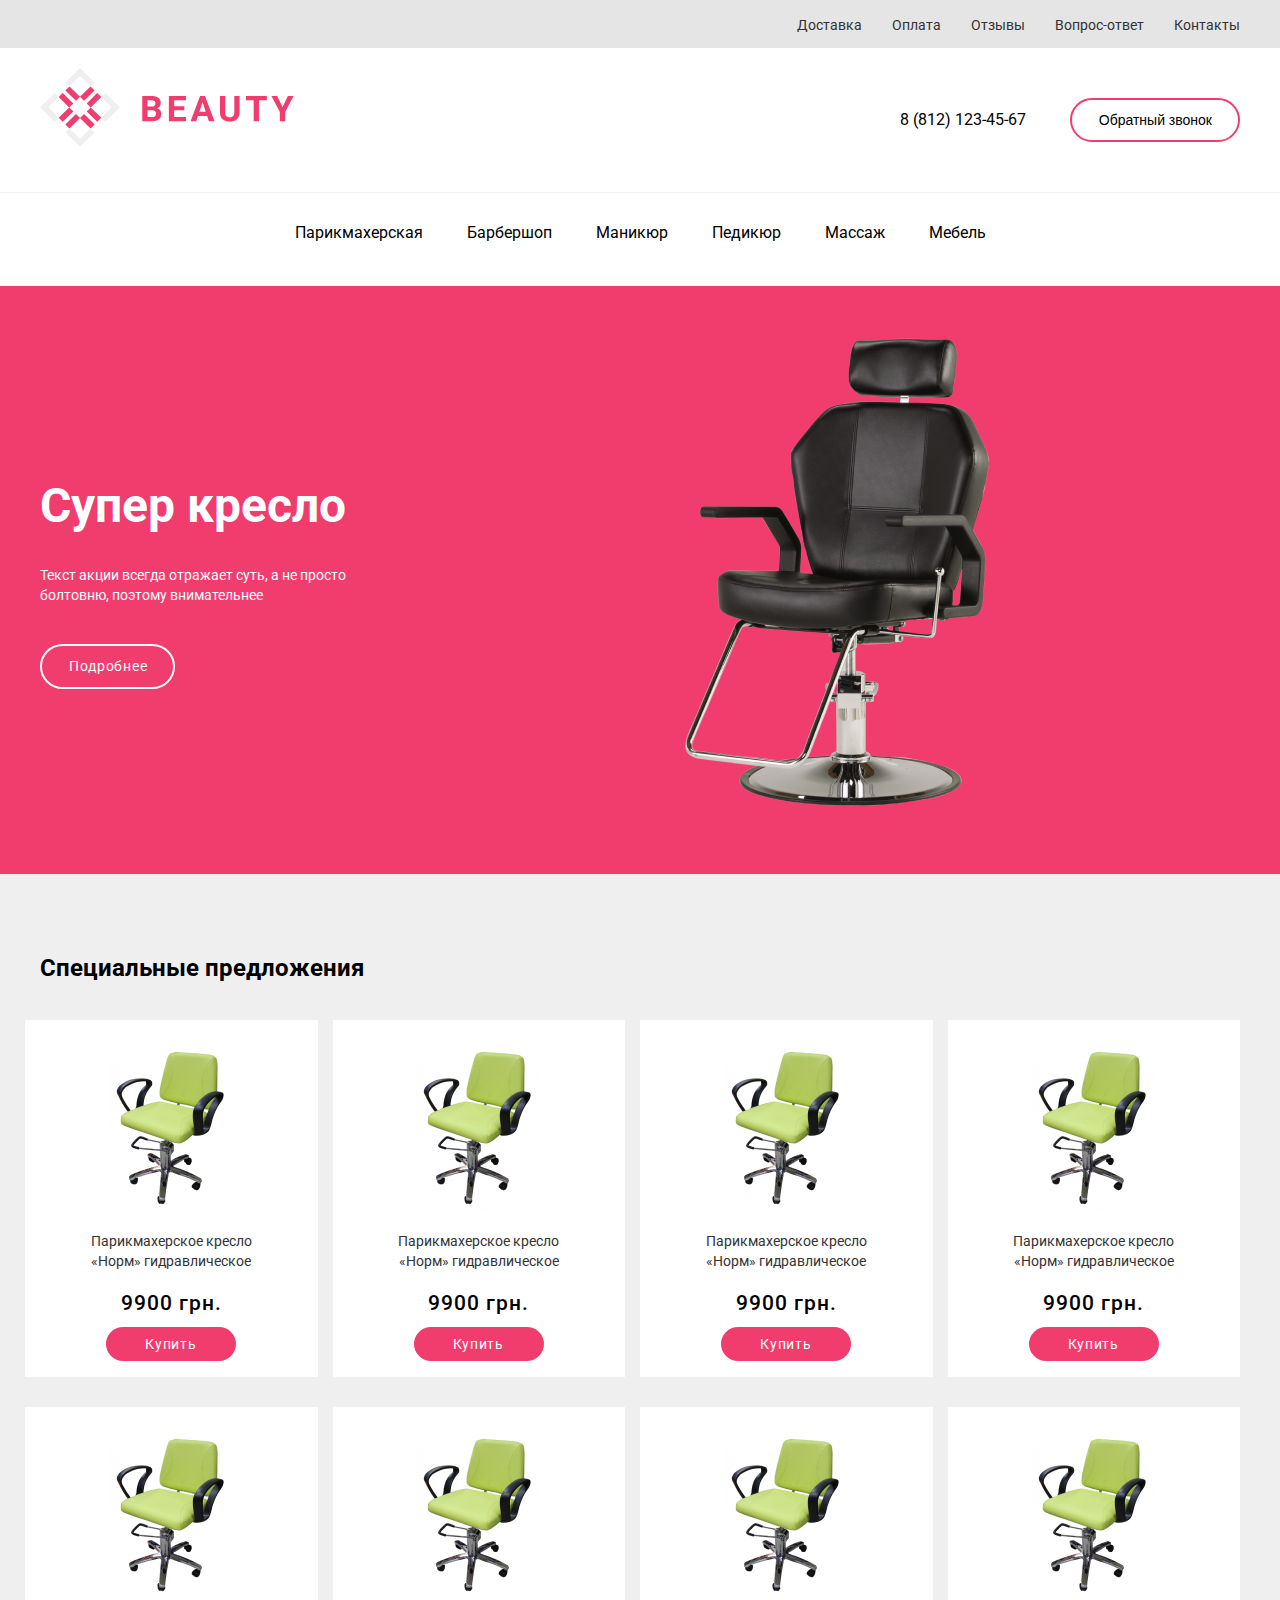
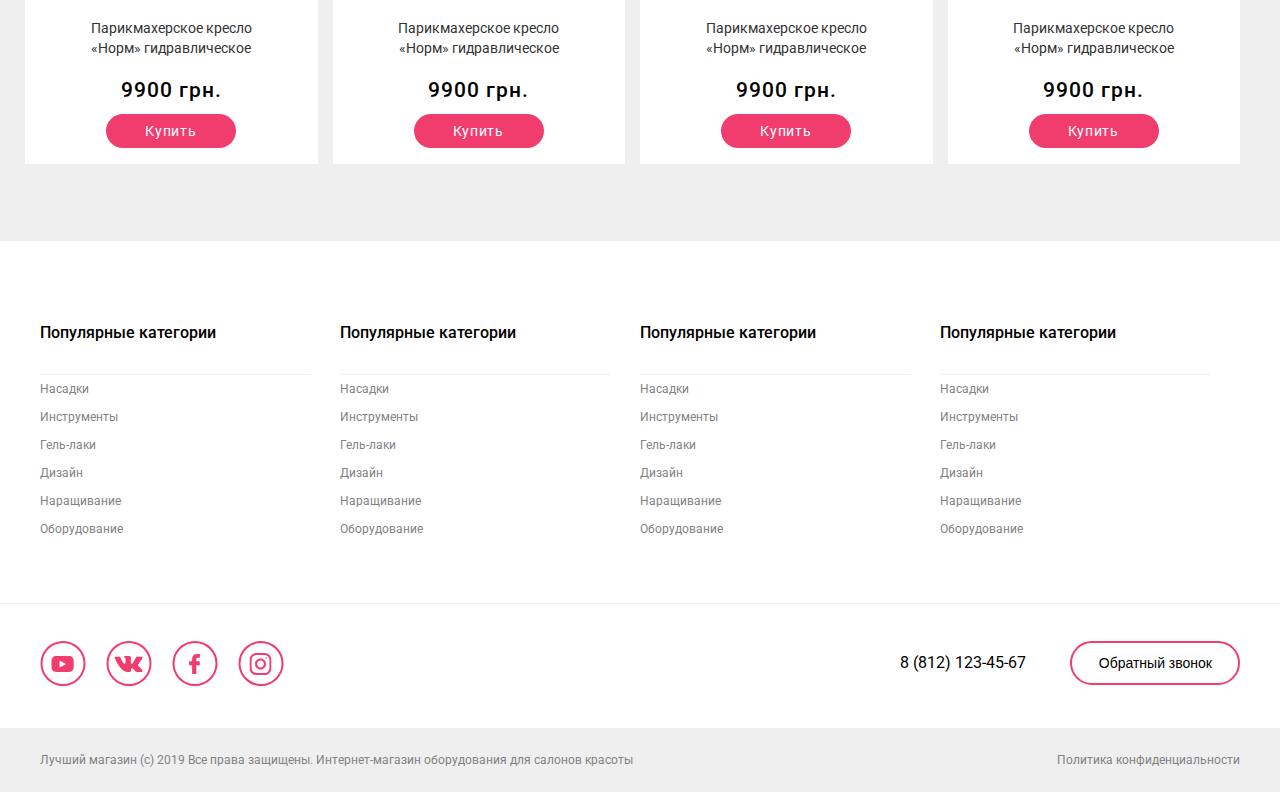
<file: Beauty/index.html>
<!DOCTYPE html>
<html lang="en">
<head>
    <meta charset="UTF-8">
    <meta http-equiv="X-UA-Compatible" content="IE=edge">
    <meta name="viewport" content="width=device-width, initial-scale=1.0">
    <link rel="stylesheet" href="css/style.css">
    <link rel="preconnect" href="https://fonts.googleapis.com">
    <link rel="preconnect" href="https://fonts.gstatic.com" crossorigin>
    <link href="https://fonts.googleapis.com/css2?family=Roboto:wght@400;700&display=swap" rel="stylesheet">
    <title>Document</title>
</head>
<body class="body">
    <header>
        <div class="section-1">
            <div class="container">
                <nav class="nav-top clearfix">
                    <a class="nav-item-1" href="#">Контакты</a>
                    <a class="nav-item-1" href="#">Вопрос-ответ</a>
                    <a class="nav-item-1" href="#">Отзывы</a>
                    <a class="nav-item-1" href="#">Оплата</a>
                    <a class="nav-item-1" href="#">Доставка</a>
                </nav>
            </div>
        </div>
        <div class="section-2">
            <div class="container clearfix">
                <div class="mainlogo">
                    <a class="logo" href="#">
                        <img src="img/main_logo.svg" width="254" height="79" alt="">
                    </a>
                </div>
                <div class="number">
                    <a class="tel" href="tel:88121234567">8 (812) 123-45-67</a>
                    <button class="callback" type="button">
                        Обратный звонок</button>
                </div>
            </div>
        </div>
    </header>
    <div class="container">
        <nav class="nav-menu">
            <a class="nav-item-2" href="#">Парикмахерская</a>
            <a class="nav-item-2" href="#">Барбершоп</a>
            <a class="nav-item-2" href="#">Маникюр</a>
            <a class="nav-item-2" href="#">Педикюр</a>
            <a class="nav-item-2" href="#">Массаж</a>
            <a class="nav-item-2" href="#">Мебель</a>
        </nav>
    </div>
    <main>
        <div class="section-3">
            <div class="container clearfix">
                <div class="red-1">
                    <h1 class="main-text">Супер кресло</h1>
                    <p  class="text-1">
                        Текст акции всегда отражает суть, а не просто <br>
                        болтовню, поэтому внимательнее
                    </p>
                    <a class="button" href="#">Подробнее</a>
                </div>
                <div class="red-2">
                    <img src="img/black-chair.png" alt="">
                </div>
            </div>
        </div>
        <div class="section-4">
            <div class="container">
                <h2 class="special">Специальные предложения</h2>
                <div class="father">
                    <div class="rezina">
                        <div class="inline-block">
                            <div class="image-green">
                                <a href="#">
                                    <img src="img/green_chair.jpg" alt="">
                                </a>
                            </div>
                            <div class="about-block">
                                <a class="about" href="#">
                                    Парикмахерское кресло <br> «Норм» гидравлическое
                                </a>
                            </div>
                                <p class="price">9900 грн.</p>
                                <a class="buy" href="#">Купить</a>
                        </div>
                    </div>
                    <div class="rezina">
                        <div class="inline-block">
                            <div class="image-green">
                                <a href="#">
                                    <img src="img/green_chair.jpg" alt="">
                                </a>
                            </div>
                            <div class="about-block">
                                <a class="about" href="#">
                                    Парикмахерское кресло <br> «Норм» гидравлическое
                                </a>
                            </div>
                                <p class="price">9900 грн.</p>
                                <a class="buy" href="#">Купить</a>
                        </div>
                    </div>
                    <div class="rezina">
                        <div class="inline-block">
                            <div class="image-green">
                                <a href="#">
                                    <img src="img/green_chair.jpg" alt="">
                                </a>
                            </div>
                            <div class="about-block">
                                <a class="about" href="#">
                                    Парикмахерское кресло <br> «Норм» гидравлическое
                                </a>
                            </div>
                                <p class="price">9900 грн.</p>
                                <a class="buy" href="#">Купить</a>
                        </div>
                    </div>
                    <div class="rezina">
                        <div class="inline-block">
                            <div class="image-green">
                                <a href="#">
                                    <img src="img/green_chair.jpg" alt="">
                                </a>
                            </div>
                            <div class="about-block">
                                <a class="about" href="#">
                                    Парикмахерское кресло <br> «Норм» гидравлическое
                                </a>
                            </div>
                                <p class="price">9900 грн.</p>
                                <a class="buy" href="#">Купить</a>
                        </div>
                    </div>
                    <div class="rezina">
                        <div class="inline-block">
                            <div class="image-green">
                                <a href="#">
                                    <img src="img/green_chair.jpg" alt="">
                                </a>
                            </div>
                            <div class="about-block">
                                <a class="about" href="#">
                                    Парикмахерское кресло <br> «Норм» гидравлическое
                                </a>
                            </div>
                                <p class="price">9900 грн.</p>
                                <a class="buy" href="#">Купить</a>
                        </div>
                    </div>
                    <div class="rezina">
                        <div class="inline-block">
                            <div class="image-green">
                                <a href="#">
                                    <img src="img/green_chair.jpg" alt="">
                                </a>
                            </div>
                            <div class="about-block">
                                <a class="about" href="#">
                                    Парикмахерское кресло <br> «Норм» гидравлическое
                                </a>
                            </div>
                                <p class="price">9900 грн.</p>
                                <a class="buy" href="#">Купить</a>
                        </div>
                    </div>
                    <div class="rezina">
                        <div class="inline-block">
                            <div class="image-green">
                                <a href="#">
                                    <img src="img/green_chair.jpg" alt="">
                                </a>
                            </div>
                            <div class="about-block">
                                <a class="about" href="#">
                                    Парикмахерское кресло <br> «Норм» гидравлическое
                                </a>
                            </div>
                                <p class="price">9900 грн.</p>
                                <a class="buy" href="#">Купить</a>
                        </div>
                    </div>
                    <div class="rezina">
                        <div class="inline-block">
                            <div class="image-green">
                                <a href="#">
                                    <img src="img/green_chair.jpg" alt="">
                                </a>
                            </div>
                            <div class="about-block">
                                <a class="about" href="#">
                                    Парикмахерское кресло <br> «Норм» гидравлическое
                                </a>
                            </div>
                                <p class="price">9900 грн.</p>
                                <a class="buy" href="#">Купить</a>
                        </div>
                    </div>                 
                </div>
            </div>
        </div>
    </main>
    <footer>
        <div class="section-5">
            <div class="container">
                <div class="father-2">
                    <div class="rezina-2">
                        <div class="menu-bottom">
                            <p class="head-menu">Популярные категории</p>
                            <a class="links" href="#">
                                <p class="top-link">Насадки</p>
                            </a>
                            <a class="links" href="#">
                                <p>Инструменты</p>
                            </a>
                            <a class="links" href="#">
                                <p>Гель-лаки</p> 
                            </a>
                            <a class="links" href="#">
                                <p>Дизайн</p> 
                            </a>
                            <a class="links" href="#">
                                <p>Наращивание</p> 
                            </a>
                            <a class="links" href="#">
                                <p>Оборудование</p> 
                            </a>
                        </div>
                    </div>
                    <div class="rezina-2">
                        <div class="menu-bottom">
                            <p class="head-menu">Популярные категории</p>
                            <a class="links" href="#">
                                <p class="top-link">Насадки</p>
                            </a>
                            <a class="links" href="#">
                                <p>Инструменты</p>
                            </a>
                            <a class="links" href="#">
                                <p>Гель-лаки</p> 
                            </a>
                            <a class="links" href="#">
                                <p>Дизайн</p> 
                            </a>
                            <a class="links" href="#">
                                <p>Наращивание</p> 
                            </a>
                            <a class="links" href="#">
                                <p>Оборудование</p> 
                            </a>
                        </div>
                    </div>
                    <div class="rezina-2">
                        <div class="menu-bottom">
                            <p class="head-menu">Популярные категории</p>
                            <a class="links" href="#">
                                <p class="top-link">Насадки</p>
                            </a>
                            <a class="links" href="#">
                                <p>Инструменты</p>
                            </a>
                            <a class="links" href="#">
                                <p>Гель-лаки</p> 
                            </a>
                            <a class="links" href="#">
                                <p>Дизайн</p> 
                            </a>
                            <a class="links" href="#">
                                <p>Наращивание</p> 
                            </a>
                            <a class="links" href="#">
                                <p>Оборудование</p> 
                            </a>
                        </div>
                    </div>
                    <div class="rezina-2">
                        <div class="menu-bottom">
                            <p class="head-menu">Популярные категории</p>
                            <a class="links" href="#">
                                <p class="top-link">Насадки</p>
                            </a>
                            <a class="links" href="#">
                                <p>Инструменты</p>
                            </a>
                            <a class="links" href="#">
                                <p>Гель-лаки</p> 
                            </a>
                            <a class="links" href="#">
                                <p>Дизайн</p> 
                            </a>
                            <a class="links" href="#">
                                <p>Наращивание</p> 
                            </a>
                            <a class="links" href="#">
                                <p>Оборудование</p> 
                            </a>
                        </div>
                    </div>              
                </div>
            </div>
        </div>
        <div class="section-6">
            <div class="container clearfix">
                <div class="youtube">
                    <a class="yt" href="#">
                        <svg width="46" height="45" viewBox="0 0 46 45" fill="none" xmlns="http://www.w3.org/2000/svg">
                            <mask id="path-1-inside-1_31380_1" fill="white">
                            <path d="M45.5 22.5C45.5 34.9264 35.4264 45 23 45C10.5736 45 0.5 34.9264 0.5 22.5C0.5 10.0736 10.5736 0 23 0C35.4264 0 45.5 10.0736 45.5 22.5Z"/>
                            </mask>
                            <circle cx="23" cy="22.5" r="21.5" fill="white" stroke="#F13C6E" stroke-width="2"/>
                            <path d="M29.0749 15H16.1069C13.5626 15 11.5 17.1025 11.5 19.696V26.304C11.5 28.8975 13.5626 31 16.1069 31H29.0749C31.6192 31 33.6818 28.8975 33.6818 26.304V19.696C33.6818 17.1025 31.6192 15 29.0749 15ZM25.9593 23.3215L19.8938 26.2704C19.7321 26.3489 19.5454 26.2288 19.5454 26.0463V19.9643C19.5454 19.7792 19.737 19.6592 19.899 19.7429L25.9646 22.8761C26.1449 22.9692 26.1418 23.2328 25.9593 23.3215Z" fill="#F13C6E"/>
                        </svg>
                    </a>
                </div>
                <div class="vk">
                    <a class="vkontakte" href="#"> 
                        <svg width="46" height="45" viewBox="0 0 46 45" fill="none" xmlns="http://www.w3.org/2000/svg">
                            <circle cx="23" cy="22.5" r="21.5" fill="white" stroke="#F13C6E" stroke-width="2"/>
                            <path d="M36.3947 29.4498C36.3607 29.3766 36.3291 29.3159 36.2997 29.2672C35.8131 28.3909 34.8833 27.3154 33.5109 26.0402L33.4819 26.011L33.4674 25.9966L33.4527 25.982H33.4379C32.8151 25.3882 32.4206 24.9889 32.2554 24.7845C31.9532 24.3951 31.8855 24.001 32.0507 23.6016C32.1674 23.2999 32.6057 22.6627 33.3648 21.6891C33.764 21.1732 34.0802 20.7596 34.3137 20.4481C35.9978 18.2092 36.728 16.7784 36.504 16.1554L36.417 16.0098C36.3585 15.9221 36.2077 15.842 35.9646 15.7688C35.721 15.6959 35.4096 15.6838 35.0299 15.7324L30.8249 15.7615C30.7567 15.7373 30.6595 15.7396 30.5328 15.7688C30.4062 15.7981 30.3429 15.8128 30.3429 15.8128L30.2697 15.8493L30.2116 15.8933C30.1629 15.9223 30.1094 15.9734 30.0509 16.0464C29.9928 16.1192 29.9441 16.2046 29.9053 16.3019C29.4474 17.4797 28.9269 18.5748 28.3428 19.5871C27.9826 20.1907 27.6518 20.7138 27.3497 21.1567C27.048 21.5995 26.7949 21.9257 26.5907 22.1349C26.3861 22.3442 26.2015 22.5119 26.0357 22.6385C25.8702 22.7653 25.7438 22.8188 25.6563 22.7992C25.5686 22.7796 25.486 22.7602 25.4078 22.7408C25.2716 22.6531 25.1621 22.5339 25.0795 22.383C24.9965 22.2322 24.9407 22.0423 24.9115 21.8135C24.8824 21.5846 24.8652 21.3877 24.8603 21.2222C24.8558 21.0569 24.8579 20.823 24.8678 20.5213C24.8779 20.2194 24.8824 20.0151 24.8824 19.908C24.8824 19.5381 24.8896 19.1366 24.9041 18.7034C24.9188 18.2703 24.9308 17.9271 24.9407 17.6742C24.9507 17.4211 24.9553 17.1534 24.9553 16.8711C24.9553 16.5888 24.9381 16.3674 24.9041 16.2067C24.8706 16.0462 24.8191 15.8904 24.7512 15.7394C24.6829 15.5886 24.583 15.4719 24.4519 15.389C24.3205 15.3063 24.1572 15.2406 23.9628 15.1918C23.4468 15.0751 22.7898 15.0119 21.9915 15.0021C20.181 14.9826 19.0177 15.0996 18.5018 15.3526C18.2974 15.4596 18.1124 15.6057 17.9471 15.7905C17.7718 16.0047 17.7473 16.1216 17.8739 16.1409C18.458 16.2284 18.8715 16.4377 19.1149 16.7686L19.2026 16.944C19.2708 17.0705 19.3389 17.2945 19.4071 17.6157C19.4752 17.9368 19.5191 18.2921 19.5384 18.6813C19.587 19.392 19.587 20.0004 19.5384 20.5064C19.4897 21.0127 19.4437 21.4069 19.3997 21.6892C19.3558 21.9715 19.2902 22.2002 19.2026 22.3754C19.1149 22.5506 19.0565 22.6577 19.0273 22.6965C18.9981 22.7354 18.9737 22.7599 18.9544 22.7695C18.8279 22.818 18.6963 22.8427 18.5601 22.8427C18.4237 22.8427 18.2583 22.7745 18.0637 22.6381C17.8691 22.5018 17.6672 22.3145 17.4578 22.076C17.2485 21.8374 17.0125 21.504 16.7495 21.0758C16.4868 20.6475 16.2143 20.1414 15.932 19.5574L15.6984 19.1338C15.5524 18.8614 15.3529 18.4646 15.0998 17.9439C14.8466 17.4231 14.6228 16.9192 14.4282 16.4325C14.3504 16.2281 14.2335 16.0725 14.0778 15.9654L14.0047 15.9215C13.9561 15.8826 13.8781 15.8413 13.7712 15.7974C13.664 15.7534 13.5522 15.7219 13.4353 15.7025L9.43465 15.7316C9.02583 15.7316 8.74844 15.8242 8.60238 16.0092L8.54393 16.0967C8.51473 16.1454 8.5 16.2233 8.5 16.3304C8.5 16.4375 8.5292 16.5689 8.58765 16.7245C9.17168 18.0972 9.8068 19.4209 10.493 20.6961C11.1792 21.9712 11.7755 22.9984 12.2815 23.7766C12.7877 24.5554 13.3036 25.2905 13.8293 25.9814C14.3549 26.6726 14.7029 27.1155 14.8731 27.3101C15.0436 27.505 15.1775 27.6508 15.2748 27.7481L15.6399 28.0985C15.8735 28.3321 16.2166 28.612 16.6692 28.938C17.1219 29.2642 17.6232 29.5854 18.1731 29.902C18.7232 30.2181 19.3631 30.476 20.0933 30.6755C20.8233 30.8752 21.5338 30.9554 22.225 30.9167H23.9042C24.2447 30.8873 24.5027 30.7802 24.6781 30.5954L24.7362 30.5222C24.7752 30.4641 24.8118 30.3739 24.8456 30.2524C24.8797 30.1307 24.8967 29.9967 24.8967 29.8509C24.8867 29.4324 24.9186 29.0553 24.9914 28.7195C25.0642 28.3838 25.1471 28.1307 25.2399 27.9602C25.3326 27.7899 25.4373 27.6462 25.5537 27.5297C25.6704 27.413 25.7536 27.3423 25.8023 27.3179C25.8508 27.2934 25.8895 27.2768 25.9187 27.2668C26.1524 27.189 26.4273 27.2644 26.7439 27.4933C27.0604 27.7221 27.3571 28.0045 27.6347 28.3402C27.9122 28.6762 28.2455 29.0532 28.6348 29.4716C29.0243 29.8903 29.3649 30.2015 29.6568 30.4062L29.9487 30.5814C30.1437 30.6983 30.3968 30.8054 30.7083 30.9027C31.0193 31 31.2918 31.0243 31.5257 30.9757L35.2635 30.9174C35.6332 30.9174 35.9208 30.8562 36.1249 30.7347C36.3293 30.6131 36.4508 30.479 36.49 30.3332C36.529 30.1873 36.5311 30.0217 36.4974 29.8365C36.4628 29.6519 36.4286 29.5227 36.3947 29.4498Z" fill="#F13C6E"/>
                        </svg>
                            
                    </a>
                </div>
                <div class="facebook">
                    <a class="fb" href="#">
                        <svg width="46" height="45" viewBox="0 0 46 45" fill="none" xmlns="http://www.w3.org/2000/svg">
                            <circle cx="23" cy="22.5" r="21.5" fill="white" stroke="#F13C6E" stroke-width="2"/>
                            <path d="M27.4993 13.0042L24.9058 13C21.9921 13 20.1091 14.9319 20.1091 17.922V20.1914H17.5014C17.2761 20.1914 17.0936 20.3741 17.0936 20.5994V23.8875C17.0936 24.1128 17.2763 24.2953 17.5014 24.2953H20.1091V32.5922C20.1091 32.8175 20.2915 33 20.5169 33H23.9192C24.1445 33 24.327 32.8173 24.327 32.5922V24.2953H27.3759C27.6013 24.2953 27.7837 24.1128 27.7837 23.8875L27.785 20.5994C27.785 20.4912 27.7419 20.3876 27.6656 20.311C27.5892 20.2345 27.4852 20.1914 27.377 20.1914H24.327V18.2676C24.327 17.343 24.5473 16.8736 25.7518 16.8736L27.4989 16.873C27.724 16.873 27.9065 16.6903 27.9065 16.4651V13.412C27.9065 13.1871 27.7242 13.0046 27.4993 13.0042Z" fill="#F13C6E"/>
                        </svg>
                    </a>
                </div>
                <div class="instagram">
                    <a class="insta" href="#"> 
                        <svg width="46" height="45" viewBox="0 0 46 45" fill="none" xmlns="http://www.w3.org/2000/svg">
                            <circle cx="23" cy="22.5" r="21.5" fill="white" stroke="#F13C6E" stroke-width="2"/>
                            <g clip-path="url(#clip0_31380_2)">
                            <path d="M26.625 12H18.375C14.5786 12 11.5 15.0786 11.5 18.875V27.125C11.5 30.9214 14.5786 34 18.375 34H26.625C30.4214 34 33.5 30.9214 33.5 27.125V18.875C33.5 15.0786 30.4214 12 26.625 12ZM31.4375 27.125C31.4375 29.7787 29.2787 31.9375 26.625 31.9375H18.375C15.7213 31.9375 13.5625 29.7787 13.5625 27.125V18.875C13.5625 16.2213 15.7213 14.0625 18.375 14.0625H26.625C29.2787 14.0625 31.4375 16.2213 31.4375 18.875V27.125Z" fill="#F13C6E"/>
                            <path d="M22.5 17.5C19.4626 17.5 17 19.9626 17 23C17 26.0374 19.4626 28.5 22.5 28.5C25.5374 28.5 28 26.0374 28 23C28 19.9626 25.5374 17.5 22.5 17.5ZM22.5 26.4375C20.6052 26.4375 19.0625 24.8948 19.0625 23C19.0625 21.1039 20.6052 19.5625 22.5 19.5625C24.3948 19.5625 25.9375 21.1039 25.9375 23C25.9375 24.8948 24.3948 26.4375 22.5 26.4375Z" fill="#F13C6E"/>
                            <path d="M28.4125 17.8204C28.8173 17.8204 29.1454 17.4922 29.1454 17.0875C29.1454 16.6827 28.8173 16.3546 28.4125 16.3546C28.0077 16.3546 27.6796 16.6827 27.6796 17.0875C27.6796 17.4922 28.0077 17.8204 28.4125 17.8204Z" fill="#F13C6E"/>
                            </g>
                            <defs>
                            <clipPath id="clip0_31380_2">
                            <rect width="22" height="22" fill="white" transform="translate(11.5 12)"/>
                            </clipPath>
                            </defs>
                        </svg>
                    </a>
                </div>
                <div class="number-bottom">
                    <a class="tel-2" href="tel:88121234567">8 (812) 123-45-67</a>
                    <button class="callback-2" type="button">
                        Обратный звонок</button>
                </div>
            </div>
        </div>
        <div class="section-7">
            <div class="container clearfix">
                <div class="down-text">
                    <p class="copyright">
                        Лучший магазин (с) 2019 Все права защищены. Интернет-магазин оборудования для салонов красоты
                    </p>
                </div>
                <div class="down-text-2">
                    <a class="license" href="#">
                        Политика конфиденциальности
                    </a>
                </div>
            </div>
        </div>
    </footer>
</body>
</html>
</file>
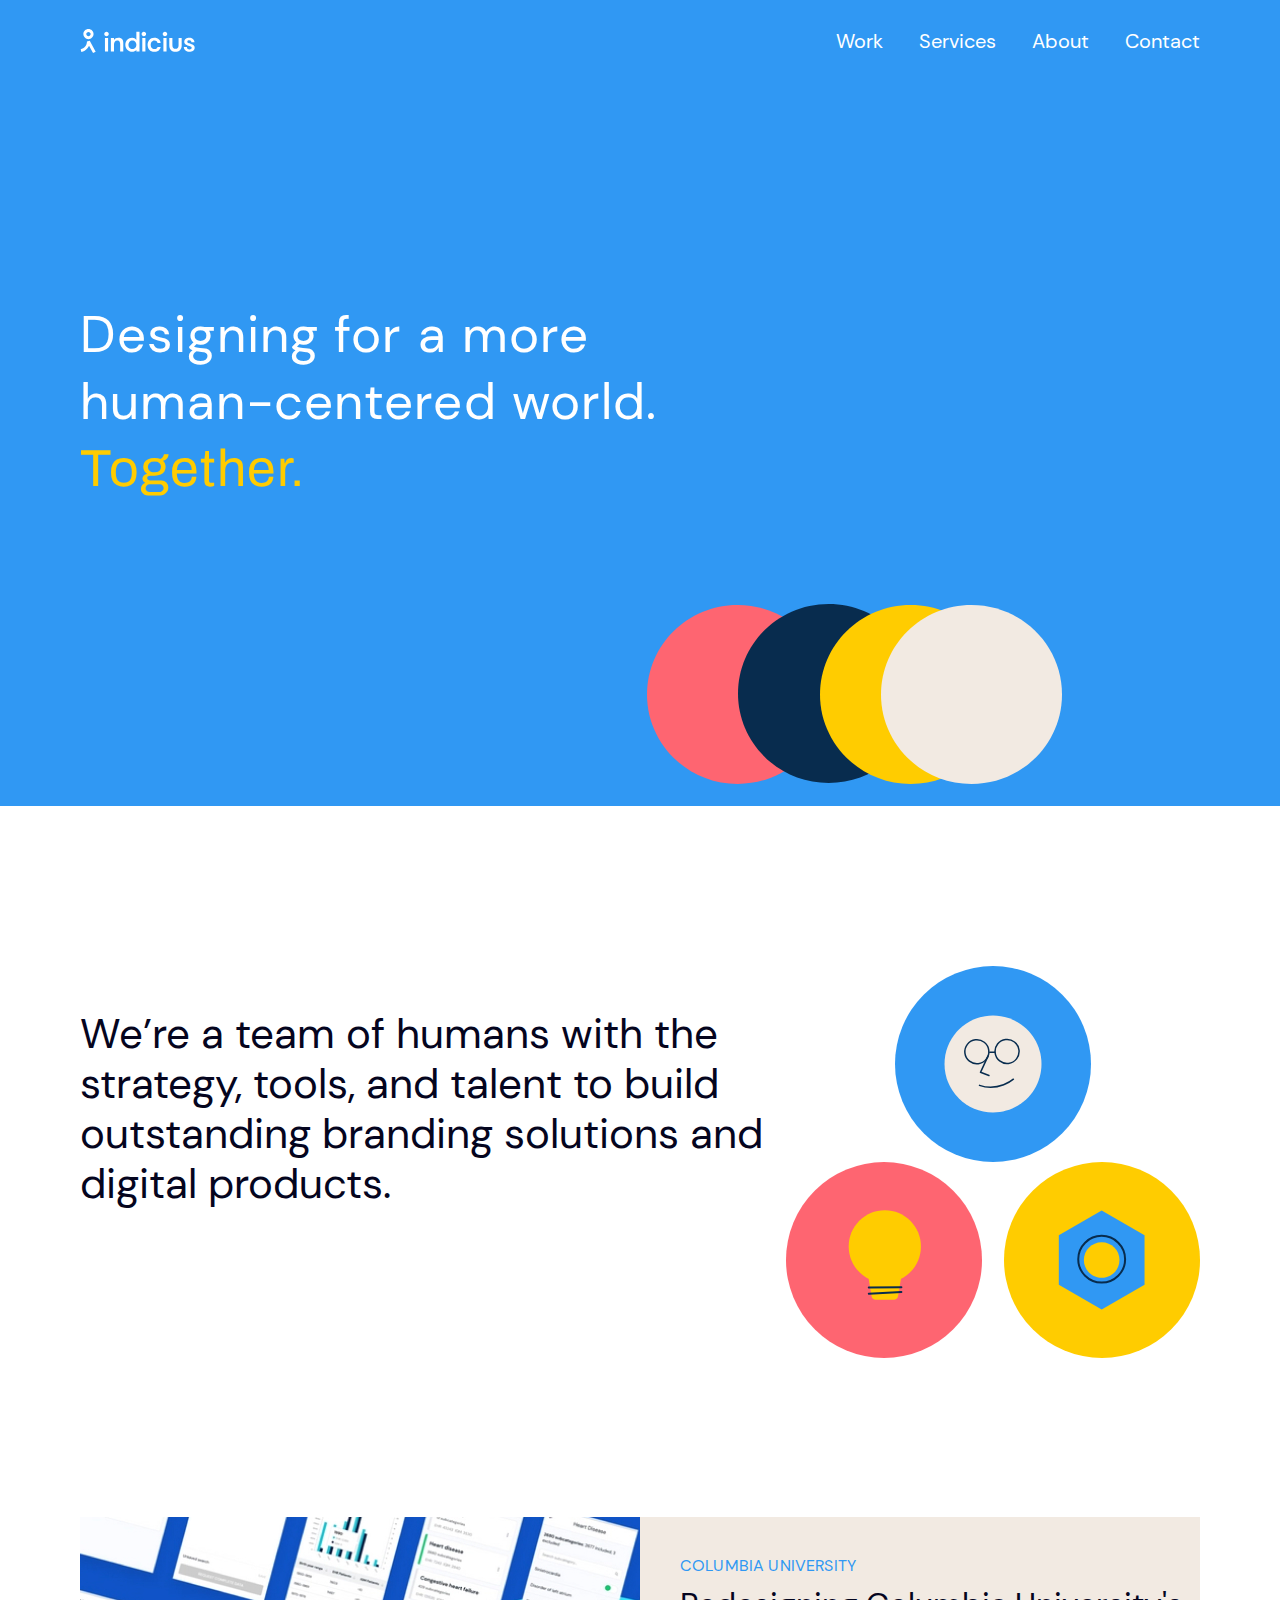
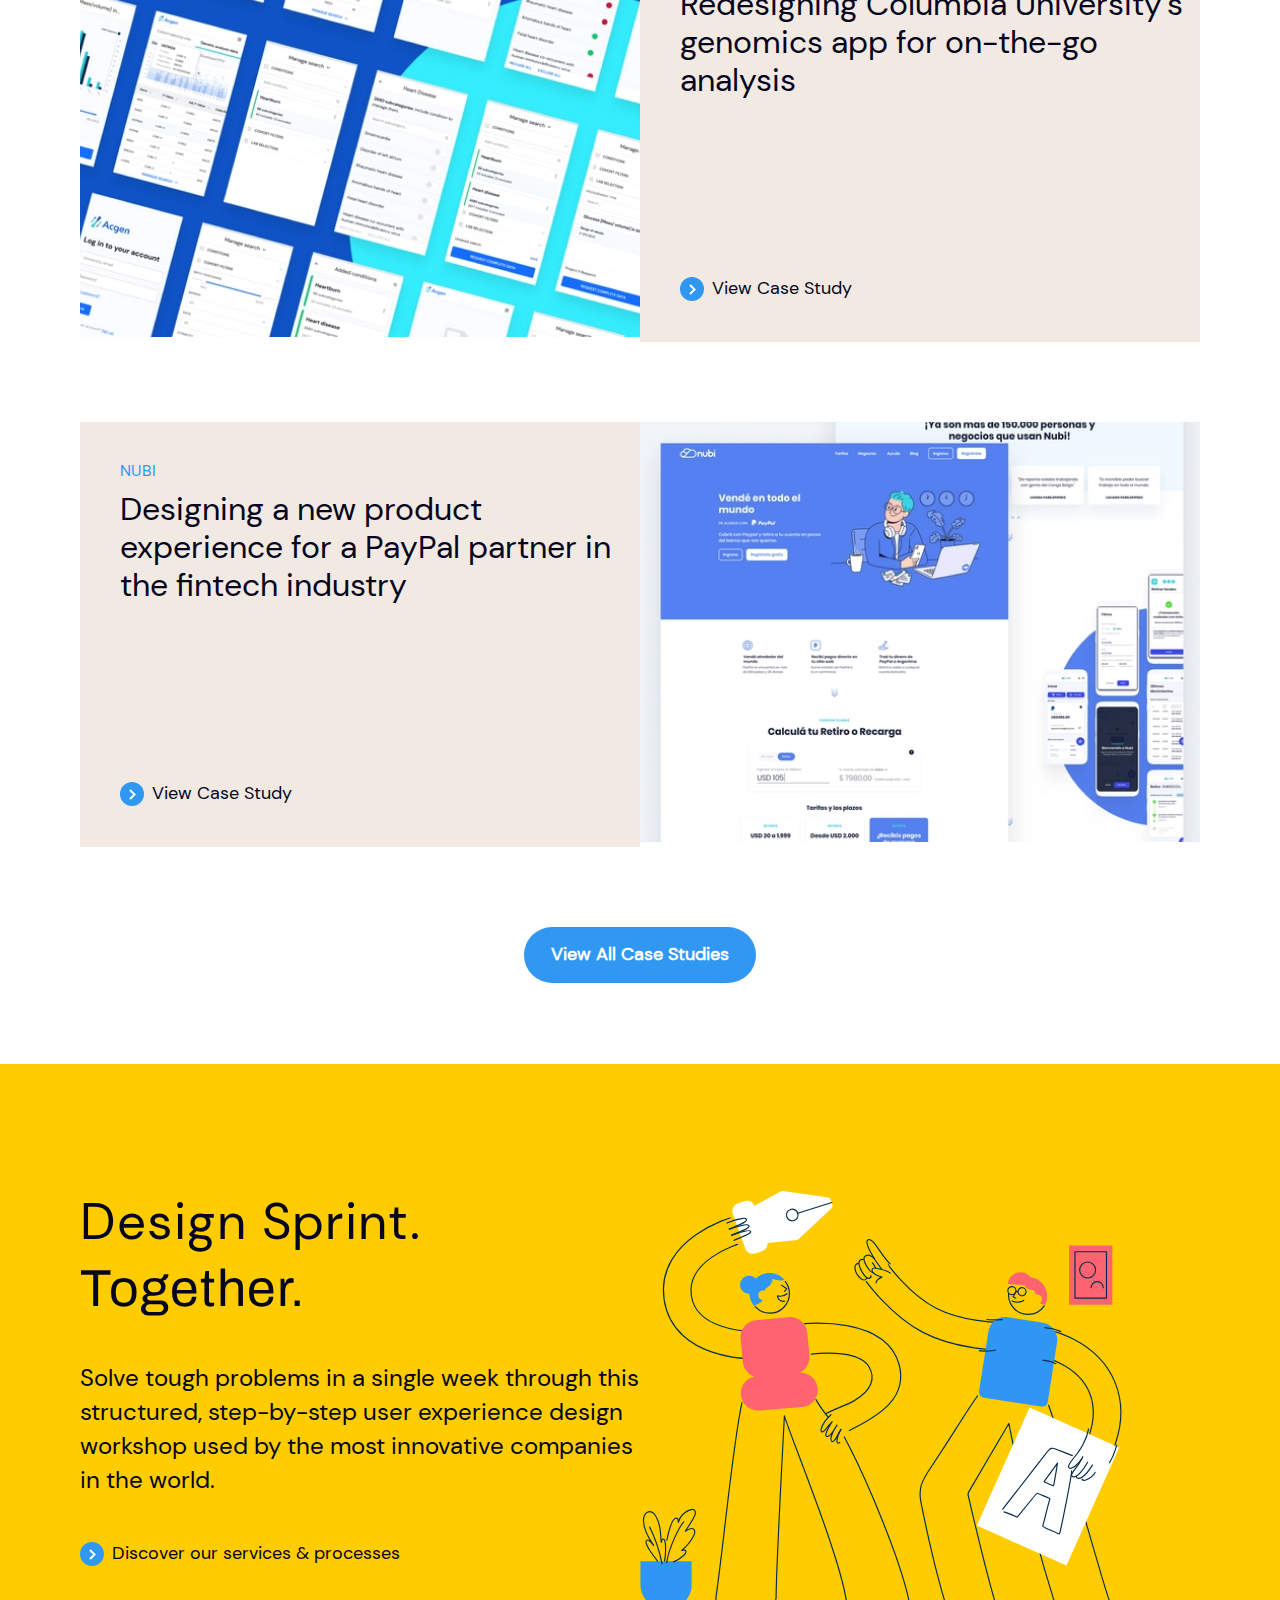
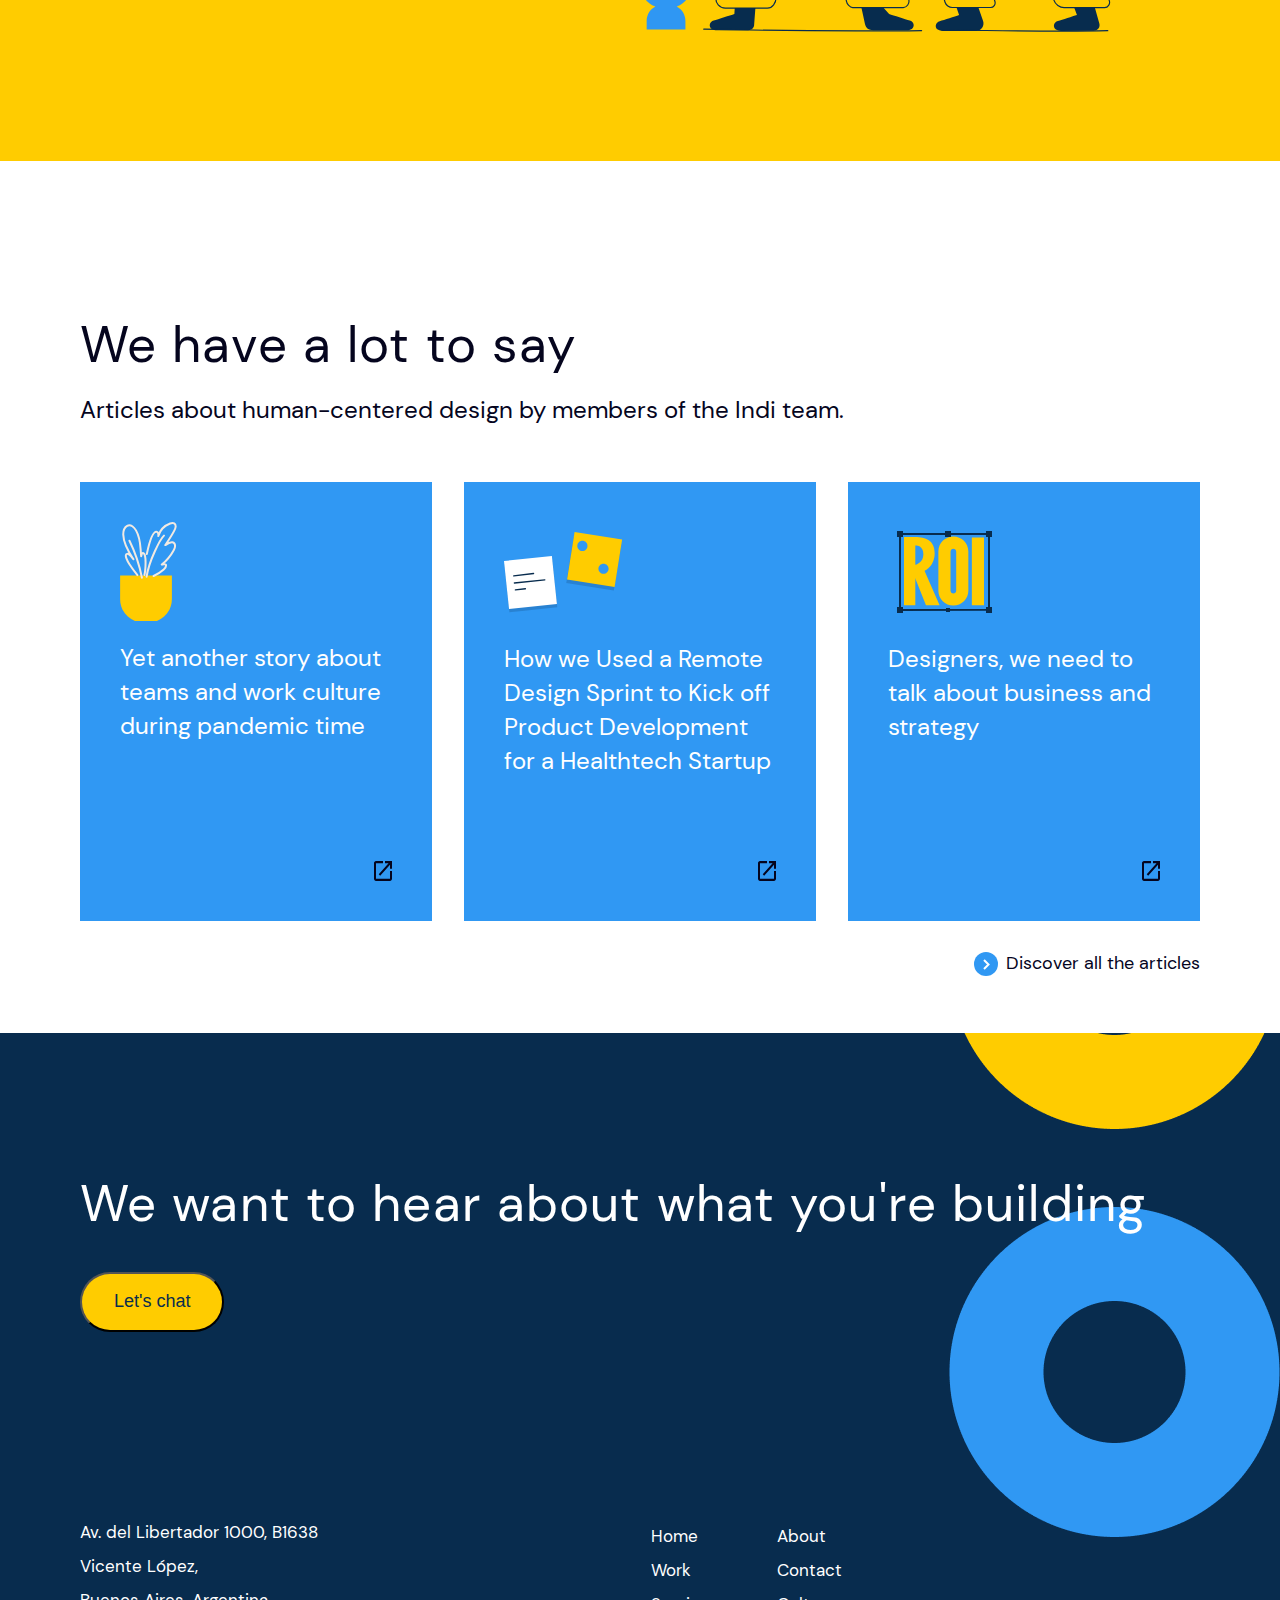
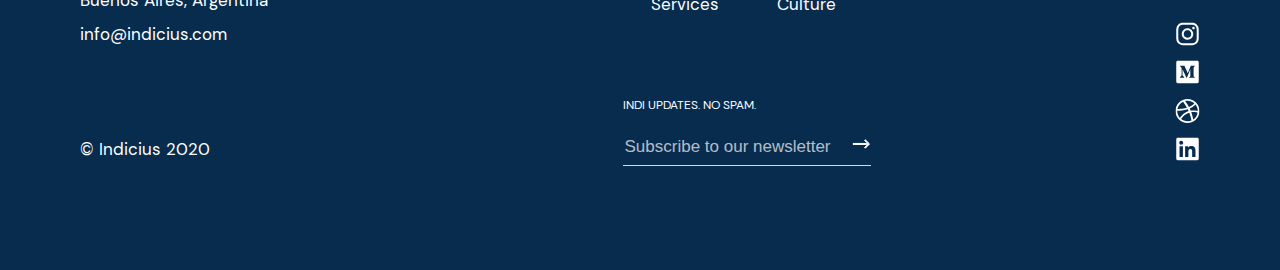
<file: Indicius/index.html>
<!DOCTYPE html>
<html lang="en">
<head>
    <meta charset="UTF-8">
    <meta http-equiv="X-UA-Compatible" content="IE=edge">
    <meta name="viewport" content="width=device-width, initial-scale=1.0">
    <link rel="stylesheet" href="css/style.css">
    <title>Flex</title>
</head>
<body class="body">
    <header class="header">
        <div class="container first-block">
            <a class="logo" href="#">
                <img src="img/logo.svg" width="115" height="24" alt="">
            </a>
            <nav class="main-menu">
                <a href="#">Work</a>
                <a href="#">Services</a>
                <a href="#">About</a>
                <a href="#">Contact</a>
            </nav>
        </div> 
    </header>
    <main>
        <section class="section-1">
            <div class="container">
                <h1 class="title-1">Designing for a more human-centered world.</h1>
                <h2 class="title-2">Together.</h2>
                <div class="circle-block">
                    <img src="img/four-circle.svg" width="415" height="180" alt="">
                </div>
            </div>
        </section>
        <div class="section-2 container">
            <div class="left-block">
                <p class="text-1">
                    We’re a team of humans with the strategy, tools, and talent to build outstanding branding solutions and digital products.
                </p>
            </div>
            <div class="right-block">
                <div class="blue"></div>
                <div class="two">
                    <div class="pink"></div>
                    <div class="yellow"></div>
                </div>
            </div>
        </div>
        <div class="section-3 container">
            <article class="section-3-block">
                <div class="wallpaper">
                    <img src="img/wallpaper-1.jpg" width="560" height="420" alt="">
                </div>
                <div class="information">
                    <a class="link-1" href="#">
                        Columbia university
                    </a>
                    <h2 class="title-info">
                        Redesigning Columbia University's genomics app for on-the-go analysis
                    </h2>
                    <a class="link-2" href="#">View Case Study</a>
                </div>
            </article>
            <article class="section-3-block">
                <div class="wallpaper">
                    <img src="img/wallpaper-2.jpg" width="560" height="420" alt="">
                </div>
                <div class="information">
                    <a class="link-1" href="#">
                        Nubi
                    </a>
                    <h2 class="title-info">
                        Designing a new product experience for a PayPal partner in the fintech industry
                    </h2>
                    <a class="link-2" href="#">View Case Study</a>
                </div>
            </article>
            <div class="link-3-block">
                <a class="link-3" href="#">View All Case Studies</a>
            </div>
        </div>
        <div class="section-4">
            <div class="yellow-block container">
                <div class="item-1">
                    <h2 class="item-1-title">Design Sprint.</h2>
                    <h2 class="item-1-title-2">Together.</h2>
                    <p class="item-1-text">
                        Solve tough problems in a single week through this structured, step-by-step user experience design workshop used by the most innovative companies in the world.
                   </p>
                   <a class="link-4" href="#">
                       Discover our services & processes
                   </a>
                </div>
                <div class="item-2">
                    <img src="img/people.svg" width="486" height="444" alt="">
                </div>
            </div>
        </div>
        <section class="section-5 container">
            <h2 class="section-5-title">We have a lot to say</h2>
            <p class="section-5-text">
                Articles about human-centered design by members of the Indi team.
            </p>
            <div class="blue-card">
                <div class="blue-card-item">
                    <div class="card">
                        <div class="plant">
                            <svg width="57" height="99" viewBox="0 0 57 99" fill="none" xmlns="http://www.w3.org/2000/svg">
                                <g clip-path="url(#clip0_1_689)">
                                <path d="M51.8776 77.2311V53.4182H0.117188V77.2311C0.117188 87.2325 6.38291 95.7371 15.1686 99.0709C9.92441 101.793 6.38289 107.303 6.38289 113.563V121.999H45.5437V113.563C45.5437 107.235 42.0023 101.793 36.7581 99.0709C45.6119 95.6691 51.8776 87.1645 51.8776 77.2311Z" fill="#FFCC00"/>
                                <path d="M9.44849 18.7158C15.2375 30.4181 19.4601 42.9369 21.9119 55.7278" stroke="#F2EAE2" stroke-width="2" stroke-miterlimit="10" stroke-linecap="round" stroke-linejoin="round"/>
                                <path d="M26.6099 54.6409C29.0617 38.244 40.3672 16.9485 43.9769 13.6147" stroke="#F2EAE2" stroke-width="2" stroke-miterlimit="10" stroke-linecap="round" stroke-linejoin="round"/>
                                <path d="M17.4155 53.0763C14.6232 49.6064 11.899 45.9324 9.44714 42.1904C7.81259 39.7411 3.79435 32.6652 6.99534 31.8488C8.9023 31.3725 11.6265 35.1146 13.4654 37.2917C8.35746 29.8077 3.45382 21.6433 3.24951 12.5944C3.1814 9.26061 4.203 5.58659 7.13156 3.88567C10.8093 1.77653 14.2827 5.3825 15.9853 8.37612C21.1614 17.357 20.0036 23.8885 21.1614 34.2301C21.4338 33.4136 21.57 30.8963 22.864 30.8963C27.0185 30.8963 25.3839 49.0621 24.4305 52.9402" stroke="#F2EAE2" stroke-width="2" stroke-miterlimit="10" stroke-linecap="round" stroke-linejoin="round"/>
                                <path d="M26.8152 32.0541C28.2454 25.2504 31.855 9.60191 36.4862 9.80602C38.4613 9.87405 38.5294 13.1398 38.3251 14.0243C40.0277 8.30921 44.5227 3.54662 50.1074 1.50551C51.4014 1.02925 52.9679 0.689085 54.1938 1.43749C55.2835 2.11786 55.7602 3.47861 55.624 4.77131C55.5559 6.06401 55.011 7.22063 54.3981 8.37726C52.1506 12.9357 48.1323 18.8549 45.34 23.0732C48.9496 20.5558 50.516 20.0115 52.4911 20.3517C54.0575 20.6239 55.011 22.2568 55.0791 23.8216C55.1472 25.3865 54.4662 26.8833 53.717 28.244C50.7204 33.755 46.7021 38.5856 41.7985 42.5318C43.2287 42.7359 44.9314 41.5112 45.8167 42.5998C46.0211 42.8719 46.0892 43.2802 46.0892 43.6203C46.0892 45.1852 44.9314 46.5459 43.7055 47.5665C40.7088 50.2199 37.3035 52.4651 33.6258 54.03" stroke="#F2EAE2" stroke-width="2" stroke-miterlimit="10" stroke-linecap="round" stroke-linejoin="round"/>
                                </g>
                                <defs>
                                <clipPath id="clip0_1_689">
                                <rect width="57" height="99" fill="white"/>
                                </clipPath>
                                </defs>
                            </svg>
                        </div>
                        <p class="card-text">
                            Yet another story about teams and work culture during pandemic time
                        </p>
                        <a class="card-link" href="#">
                            <svg width="18" height="20" viewBox="0 0 18 20" fill="none" xmlns="http://www.w3.org/2000/svg">
                                <path d="M16 17.7778H2V2.22222H9V0H2C0.89 0 0 1 0 2.22222V17.7778C0 19 0.89 20 2 20H16C17.1 20 18 19 18 17.7778V10H16V17.7778ZM11 0V2.22222H14.59L4.76 13.1444L6.17 14.7111L16 3.78889V7.77778H18V0H11Z" fill="#05051E"/>
                            </svg>
                        </a>
                    </div>
                </div>
                <div class="blue-card-item">
                    <div class="card">
                        <div class="cubs">
                            <svg width="120" height="100" viewBox="0 0 120 100" fill="none" xmlns="http://www.w3.org/2000/svg">
                                <path opacity="0.2" d="M48.2458 37.4492L0.370605 42.4799L5.40125 90.3551L53.2765 85.3245L48.2458 37.4492Z" fill="#082C4E"/>
                                <path d="M47.8752 34L0 39.0306L5.03064 86.9059L52.9059 81.8752L47.8752 34Z" fill="white"/>
                                <path d="M40.8148 57.8521L10.3848 61.0021" stroke="#082C4E" stroke-width="1.3824" stroke-miterlimit="10" stroke-linecap="round" stroke-linejoin="round"/>
                                <path d="M21.3848 66.7222L11.4048 67.9122" stroke="#082C4E" stroke-width="1.3824" stroke-miterlimit="10" stroke-linecap="round" stroke-linejoin="round"/>
                                <path d="M29.5546 51.5522L9.74463 53.8722" stroke="#082C4E" stroke-width="1.3824" stroke-miterlimit="10" stroke-linecap="round" stroke-linejoin="round"/>
                                <path opacity="0.2" d="M109.826 68.4802L62.2764 60.9502L69.8064 14.9102L117.356 22.4402L109.826 68.4802Z" fill="#082C4E"/>
                                <path d="M118.136 17.5301L70.5881 10.001L63.0591 57.5489L110.607 65.078L118.136 17.5301Z" fill="#FFCC00"/>
                                <path d="M78.3864 28.9598C81.192 28.9598 83.4664 26.6854 83.4664 23.8798C83.4664 21.0742 81.192 18.7998 78.3864 18.7998C75.5808 18.7998 73.3064 21.0742 73.3064 23.8798C73.3064 26.6854 75.5808 28.9598 78.3864 28.9598Z" fill="#3098F3"/>
                                <path d="M99.5063 51.8402C102.312 51.8402 104.586 49.5658 104.586 46.7602C104.586 43.9546 102.312 41.6802 99.5063 41.6802C96.7007 41.6802 94.4263 43.9546 94.4263 46.7602C94.4263 49.5658 96.7007 51.8402 99.5063 51.8402Z" fill="#3098F3"/>
                            </svg>
                        </div>
                        <p class="card-text">
                            How we Used a Remote Design Sprint to Kick off Product Development for a Healthtech Startup
                        </p>
                        <a class="card-link" href="#">
                            <svg width="18" height="20" viewBox="0 0 18 20" fill="none" xmlns="http://www.w3.org/2000/svg">
                                <path d="M16 17.7778H2V2.22222H9V0H2C0.89 0 0 1 0 2.22222V17.7778C0 19 0.89 20 2 20H16C17.1 20 18 19 18 17.7778V10H16V17.7778ZM11 0V2.22222H14.59L4.76 13.1444L6.17 14.7111L16 3.78889V7.77778H18V0H11Z" fill="#05051E"/>
                            </svg>
                        </a>
                    </div>
                </div>              
                <div class="blue-card-item">
                    <div class="card">
                        <div class="roi">
                            <svg width="120" height="100" viewBox="0 0 120 100" fill="none" xmlns="http://www.w3.org/2000/svg">
                                <path fill-rule="evenodd" clip-rule="evenodd" d="M50.3741 68.669C50.3741 76.8834 57.0971 83.5675 65.362 83.5675C73.6269 83.5675 80.3499 76.8834 80.3499 68.669V29.504C80.3499 21.2896 73.6269 14.6055 65.362 14.6055C57.0971 14.6055 50.3741 21.2896 50.3741 29.504V68.669ZM62.5268 29.504C62.5268 27.9505 63.8007 26.6882 65.362 26.6882C66.9233 26.6882 68.1972 27.9505 68.1972 29.504V68.669C68.1972 70.2225 66.9233 71.4848 65.362 71.4848C63.7968 71.4848 62.5268 70.2225 62.5268 68.669V29.504ZM36.5185 48.7407C36.5185 48.7407 46.6671 44.3675 46.6671 31.139C46.6671 18.2523 37.3768 15.0287 27.3137 15.0287L16 15.0909V83.1829H27.3137V55.8754L27.8303 57.7552L37.9672 83.3228H51.5879L36.5185 48.7407ZM35.3805 32.1916C35.3805 41.0235 27.3098 42.7907 27.3098 42.7907V23.4528C27.3098 23.4528 35.3805 22.7071 35.3805 32.1916ZM96 15.4444H83.8435V83.3268H96V15.4444Z" fill="#FFCC00"/>
                                <path d="M101 87.8318L12 88V12H101V87.8318Z" stroke="#082C4E" stroke-width="2" stroke-miterlimit="10" stroke-linecap="round" stroke-linejoin="round"/>
                                <path d="M14.999 84.9976L8.99878 85.004L9.00518 91.0043L15.0054 90.9978L14.999 84.9976Z" fill="#082C4E"/>
                                <path d="M103.999 85.0093L97.999 85.0157L98.0054 91.0157L104.005 91.0093L103.999 85.0093Z" fill="#082C4E"/>
                                <path d="M104.003 8.99365L97.9945 9.00006L98.0009 15.0089L104.01 15.0025L104.003 8.99365Z" fill="#082C4E"/>
                                <path d="M14.9999 8.99756L8.9978 9.00397L9.00421 15.0061L15.0063 14.9997L14.9999 8.99756Z" fill="#082C4E"/>
                                <path d="M62.999 8.99756L56.9988 9.00397L57.0052 15.0043L63.0054 14.9978L62.999 8.99756Z" fill="#082C4E"/>
                                <path d="M62 85.9995L58 86.0038L58.0043 90.0038L62.0043 89.9995L62 85.9995Z" fill="#082C4E"/>
                            </svg> 
                        </div>
                        <p class="card-text">
                            Designers, we need to talk about business and strategy
                        </p>
                        <a class="card-link" href="#">
                            <svg width="18" height="20" viewBox="0 0 18 20" fill="none" xmlns="http://www.w3.org/2000/svg">
                                <path d="M16 17.7778H2V2.22222H9V0H2C0.89 0 0 1 0 2.22222V17.7778C0 19 0.89 20 2 20H16C17.1 20 18 19 18 17.7778V10H16V17.7778ZM11 0V2.22222H14.59L4.76 13.1444L6.17 14.7111L16 3.78889V7.77778H18V0H11Z" fill="#05051E"/>
                            </svg>
                        </a>
                    </div>
                </div>
            </div>
            <a class="link-5" href="#">
                Discover all the articles
            </a>
        </section>
    </main>
    <footer class="footer">
        <div class="container">
            <h2 class="footer-title">We want to hear about what you're building
            </h2>
            <button type="button" class="button-1">
                Let's chat
            </button>
        </div>
        <div class="footer-flex container">
            <div class="footer-flex-item-1">
                <div class="adress">
                    <p>Av. del Libertador 1000, B1638</p> 
                    <p>Vicente López,</p>
                    <p>Buenos Aires, Argentina</p>  <p>info@indicius.com</p>
                </div>
                <div class="bottom-logo">
                    <p>© Indicius 2020</p>
                </div>
            </div>
            <div class="footer-flex-item-2">
                <div class="bottom-menu">
                    <div class="bm-1">
                        <a href="#">Home</a>
                        <a href="#">Work</a>
                        <a href="#">Services</a>
                    </div>
                    <div class="bm-2">
                        <a href="#">About</a>
                        <a href="#">Contact</a>
                        <a href="#">Culture</a>
                    </div>
                </div>
                <div class="bottom-form-text">
                    <p>Indi updates. No spam.</p>
                </div>
                <div class="input">
                    <form class="form" action="#" method="post">
                        <input class="email" type="email" value="Subscribe to our newsletter">
                        <input class="subscribe-button" type="submit" value="">
                    </form>
                </div> 
            </div>
            <div class="footer-flex-item-3">
                <a href="#">
                    <svg class="icon-logo" width="25" height="24" viewBox="0 0 25 24" fill="none" xmlns="http://www.w3.org/2000/svg">
                        <path d="M12.5 2.775C15.5 2.775 15.8593 2.78625 17.0458 2.84025C18.2897 2.79786 19.5018 3.23835 20.4282 4.0695C21.2594 4.99598 21.6999 6.20807 21.6575 7.452C21.7115 8.64075 21.725 9 21.725 12C21.725 15 21.7137 15.3593 21.6597 16.5458C21.7021 17.7897 21.2617 19.0018 20.4305 19.9282C19.5041 20.7595 18.292 21.1999 17.048 21.1575C15.8615 21.2115 15.506 21.2228 12.5023 21.2228C9.4985 21.2228 9.143 21.2115 7.9565 21.1575C6.71257 21.1999 5.50047 20.7594 4.574 19.9282C3.74278 19.0019 3.30228 17.7897 3.34475 16.5458C3.2885 15.3593 3.275 15.0037 3.275 12C3.275 8.99625 3.28625 8.64075 3.34025 7.45425C3.29786 6.21032 3.73835 4.99822 4.5695 4.07175C5.49654 3.24005 6.70955 2.79952 7.95425 2.8425C9.14075 2.7885 9.5 2.775 12.5 2.775ZM12.5 0.75C9.44525 0.75 9.062 0.76275 7.86125 0.8175C6.10935 0.786083 4.41427 1.43909 3.13625 2.63775C1.93739 3.91565 1.28434 5.61082 1.316 7.36275C1.26275 8.562 1.25 8.94525 1.25 12C1.25 15.0548 1.26275 15.438 1.3175 16.6388C1.28608 18.3907 1.93909 20.0858 3.13775 21.3638C4.41565 22.5626 6.11082 23.2157 7.86275 23.184C9.06275 23.2388 9.44675 23.2515 12.5015 23.2515C15.5563 23.2515 15.9395 23.2388 17.1403 23.184C18.8922 23.2154 20.5872 22.5624 21.8652 21.3638C23.0641 20.0858 23.7171 18.3907 23.6855 16.6388C23.7402 15.4387 23.753 15.0548 23.753 12C23.753 8.94525 23.7402 8.562 23.6855 7.36125C23.7169 5.60935 23.0639 3.91427 21.8652 2.63625C20.5873 1.43739 18.8922 0.784343 17.1403 0.816C15.938 0.76275 15.5548 0.75 12.5 0.75Z" fill="white"/>
                        <path d="M12.5 6.22559C11.3578 6.22559 10.2413 6.56429 9.29156 7.19885C8.34184 7.83345 7.60167 8.73533 7.16458 9.79058C6.72748 10.8458 6.61312 12.007 6.83594 13.1273C7.05877 14.2474 7.60879 15.2764 8.41646 16.0841C9.22406 16.8918 10.2531 17.4418 11.3733 17.6646C12.4935 17.8874 13.6548 17.7731 14.71 17.336C15.7652 16.8989 16.6671 16.1587 17.3017 15.209C17.9363 14.2593 18.275 13.1428 18.275 12.0006C18.275 10.4689 17.6665 9.00008 16.5835 7.91708C15.5005 6.83402 14.0316 6.22559 12.5 6.22559ZM12.5 15.7506C11.7583 15.7506 11.0333 15.5306 10.4166 15.1186C9.79991 14.7065 9.31924 14.1209 9.03544 13.4356C8.75164 12.7505 8.67731 11.9964 8.82206 11.269C8.96674 10.5416 9.32389 9.87338 9.84836 9.3489C10.3728 8.8245 11.0409 8.46735 11.7684 8.32268C12.4958 8.17793 13.2498 8.25218 13.935 8.53605C14.6202 8.81985 15.2059 9.30053 15.618 9.91718C16.03 10.5339 16.25 11.2589 16.25 12.0006C16.25 12.9952 15.8549 13.949 15.1516 14.6522C14.4483 15.3555 13.4946 15.7506 12.5 15.7506Z" fill="white"/>
                        <path d="M18.5053 7.34502C19.2508 7.34502 19.8553 6.7406 19.8553 5.99502C19.8553 5.24944 19.2508 4.64502 18.5053 4.64502C17.7597 4.64502 17.1553 5.24944 17.1553 5.99502C17.1553 6.7406 17.7597 7.34502 18.5053 7.34502Z" fill="white"/>
                    </svg>
                </a>
                <a href="#">
                    <svg class="icon-logo" width="25" height="24" viewBox="0 0 25 24" fill="none" xmlns="http://www.w3.org/2000/svg">
                        <path d="M22.25 0.75H2.75C2.35218 0.75 1.97065 0.908033 1.68934 1.18934C1.40803 1.47065 1.25 1.85218 1.25 2.25V21.75C1.25 22.1478 1.40803 22.5293 1.68934 22.8106C1.97065 23.092 2.35218 23.25 2.75 23.25H22.25C22.6478 23.25 23.0293 23.092 23.3106 22.8106C23.592 22.5293 23.75 22.1478 23.75 21.75V2.25C23.75 1.85218 23.592 1.47065 23.3106 1.18934C23.0293 0.908033 22.6478 0.75 22.25 0.75ZM19.9422 6.081L18.7355 7.2375C18.6843 7.2764 18.6448 7.32854 18.6211 7.3883C18.5975 7.44805 18.5906 7.51312 18.6012 7.5765V16.0778C18.5905 16.1411 18.5973 16.2062 18.621 16.266C18.6447 16.3258 18.6843 16.3779 18.7355 16.4167L19.9137 17.574V17.8275H13.9888V17.574L15.209 16.3875C15.3298 16.2675 15.3298 16.2323 15.3298 16.0485V9.17775L11.9352 17.8027H11.477L7.52225 9.17775V14.9528C7.50628 15.0726 7.5177 15.1946 7.55562 15.3094C7.59356 15.4242 7.65702 15.529 7.74125 15.6157L9.329 17.541V17.7952H4.829V17.541L6.41675 15.6157C6.50027 15.5289 6.56229 15.4237 6.59785 15.3085C6.63339 15.1934 6.64149 15.0716 6.6215 14.9528V8.27325C6.63041 8.18197 6.61774 8.08995 6.58453 8.00445C6.5513 7.91902 6.49846 7.84253 6.43025 7.78125L5.01725 6.081V5.8275H9.3995L12.7865 13.2525L15.7648 5.8275H19.9415L19.9422 6.081Z" fill="white"/>
                    </svg>
                </a>
                <a href="#">
                    <svg class="icon-logo" width="25" height="24" viewBox="0 0 25 24" fill="none" xmlns="http://www.w3.org/2000/svg">
                        <g clip-path="url(#clip0_1_798)">
                        <path fill-rule="evenodd" clip-rule="evenodd" d="M12.5 24C5.9 24 0.5 18.6 0.5 12C0.5 5.4 5.9 0 12.5 0C19.1 0 24.5 5.4 24.5 12C24.5 18.6 19.1 24 12.5 24ZM22.625 13.65C22.25 13.5 19.475 12.675 16.25 13.2C17.6 16.875 18.125 19.875 18.275 20.475C20.525 18.975 22.175 16.5 22.625 13.65ZM16.475 21.45C16.325 20.55 15.725 17.4 14.3 13.65H14.225C8.45 15.675 6.35 19.65 6.2 20.025C7.925 21.375 10.1 22.2 12.5 22.2C13.925 22.275 15.275 21.975 16.475 21.45ZM4.85 18.9C5.075 18.525 7.925 13.875 13.175 12.15C13.325 12.075 13.475 12.075 13.55 12C13.325 11.4 13.025 10.8 12.725 10.275C7.625 11.775 2.675 11.775 2.225 11.7C2.225 11.775 2.225 11.925 2.225 12C2.225 14.625 3.275 17.025 4.85 18.9ZM2.45 9.9C2.9 9.9 7.1 9.9 11.9 8.625C10.175 5.625 8.375 3.075 8.075 2.7C5.3 4.125 3.125 6.75 2.45 9.9ZM10.1 2.025C10.4 2.4 12.275 4.95 13.925 8.025C17.6 6.675 19.1 4.575 19.325 4.35C17.525 2.775 15.125 1.8 12.5 1.8C11.675 1.8 10.85 1.875 10.1 2.025ZM20.45 5.55C20.225 5.85 18.5 8.025 14.75 9.6C14.975 10.125 15.2 10.575 15.425 11.1C15.5 11.25 15.575 11.475 15.65 11.625C19.025 11.175 22.475 11.85 22.775 11.925C22.7 9.525 21.875 7.275 20.45 5.55Z" fill="white"/>
                        </g>
                        <defs>
                        <clipPath id="clip0_1_798">
                        <rect width="24" height="24" fill="white" transform="translate(0.5)"/>
                        </clipPath>
                        </defs>
                    </svg>
                </a>
                <a href="#">
                    <svg class="icon-logo" width="25" height="24" viewBox="0 0 25 24" fill="none" xmlns="http://www.w3.org/2000/svg">
                        <path d="M22.25 0.75H2.75C2.35218 0.75 1.97065 0.908033 1.68934 1.18934C1.40803 1.47065 1.25 1.85218 1.25 2.25V21.75C1.25 22.1478 1.40803 22.5293 1.68934 22.8106C1.97065 23.092 2.35218 23.25 2.75 23.25H22.25C22.6478 23.25 23.0293 23.092 23.3106 22.8106C23.592 22.5293 23.75 22.1478 23.75 21.75V2.25C23.75 1.85218 23.592 1.47065 23.3106 1.18934C23.0293 0.908033 22.6478 0.75 22.25 0.75ZM7.91525 19.9455H4.5305V9.1875H7.91525V19.9455ZM6.2225 7.71075C5.83338 7.70955 5.45333 7.59307 5.13036 7.37604C4.80739 7.159 4.55598 6.85111 4.4079 6.49126C4.2598 6.13142 4.22167 5.73575 4.29832 5.35425C4.37496 4.97275 4.56293 4.62251 4.8385 4.34777C5.11407 4.07304 5.46488 3.88613 5.84661 3.81065C6.22835 3.73517 6.62389 3.77451 6.98328 3.92369C7.34268 4.07287 7.6498 4.32522 7.86587 4.64885C8.0819 4.97248 8.19725 5.35288 8.19725 5.742C8.19732 6.00107 8.14633 6.25762 8.04703 6.49691C7.94774 6.73621 7.80219 6.95355 7.61872 7.13646C7.43524 7.31938 7.21747 7.46426 6.97787 7.56285C6.73827 7.6614 6.48157 7.71165 6.2225 7.71075ZM20.4657 19.9455H17.15V14.742C17.15 13.4768 17.15 11.9295 15.3875 11.9295C13.625 11.9295 13.4127 13.266 13.4127 14.6715V20.016H10.1V9.1875H13.202V10.6642H13.2725C13.5925 10.1111 14.0567 9.65535 14.6156 9.34568C15.1746 9.03608 15.8071 8.88412 16.4457 8.90625C19.8305 8.90625 20.465 11.1562 20.465 14.0392L20.4657 19.9455Z" fill="white"/>
                    </svg>
                </a>
            </div>
        </div>
    </footer> 
</body>
</html>
</file>
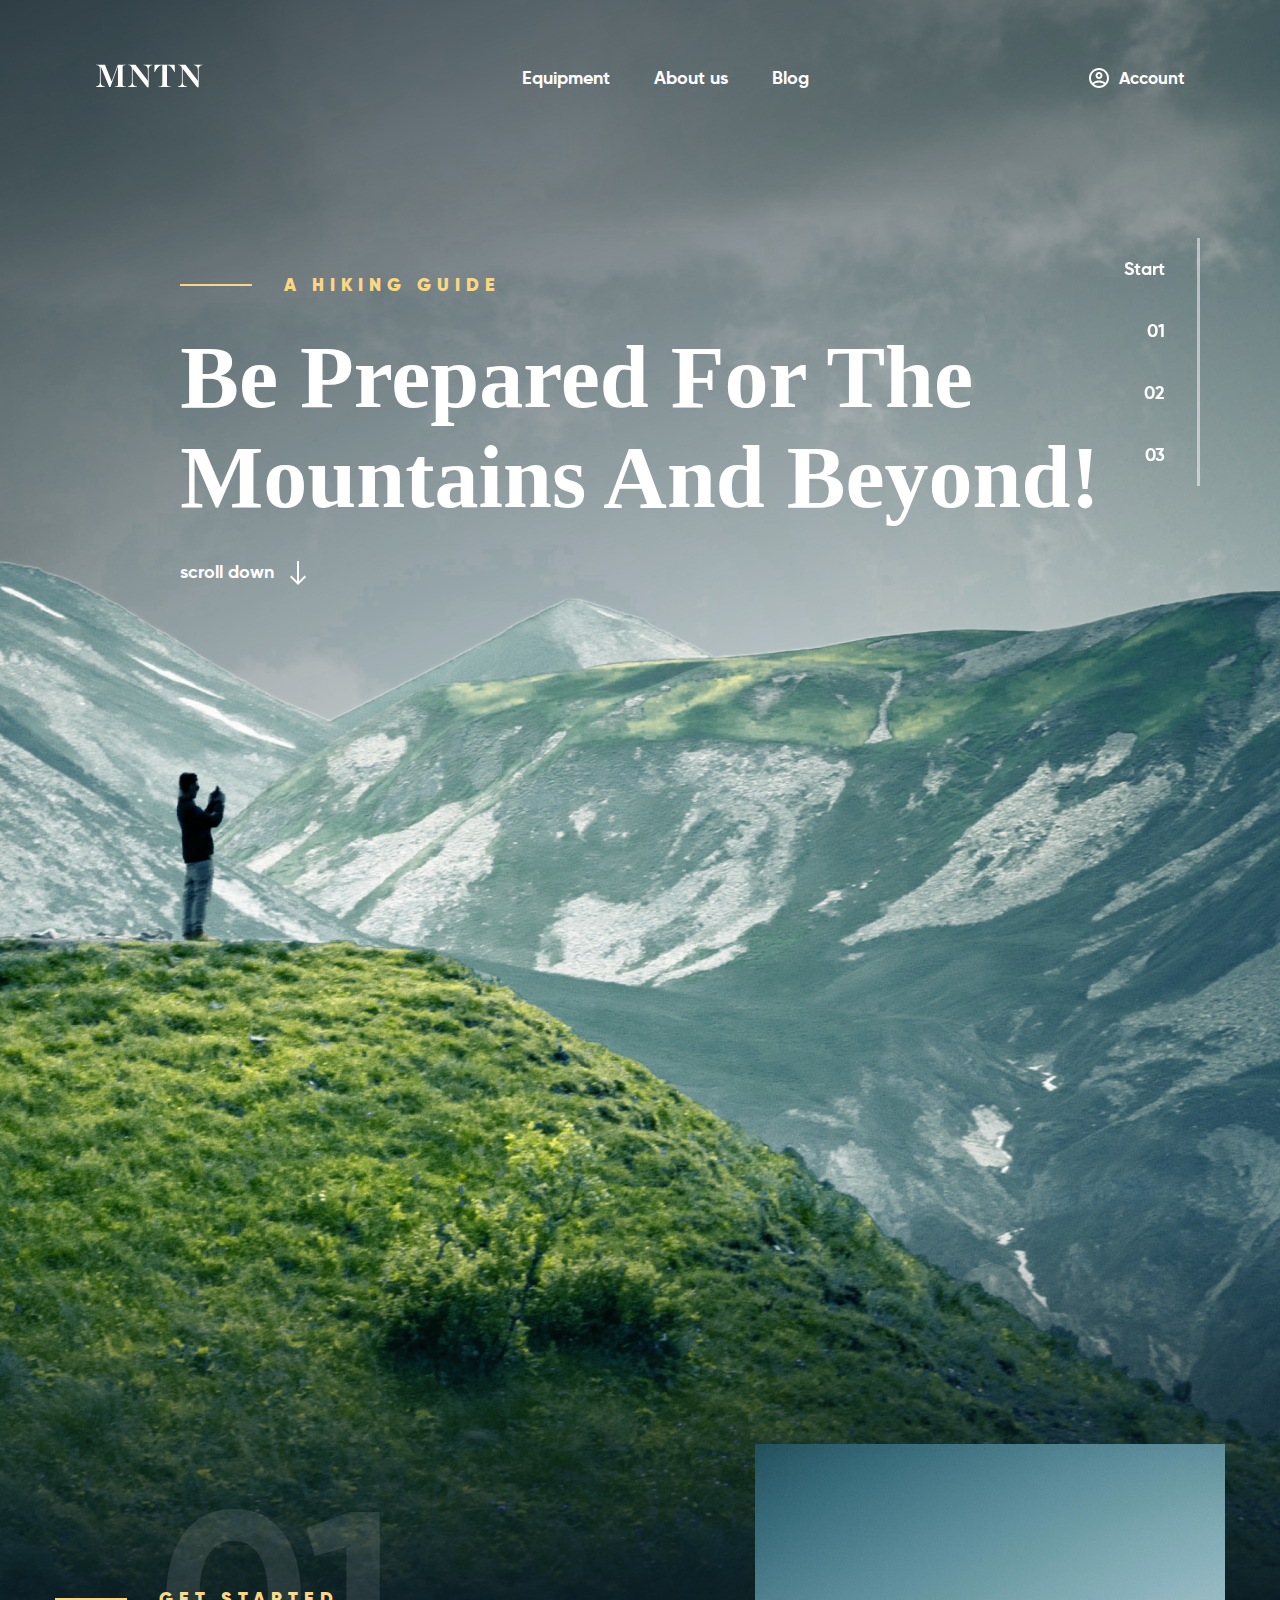
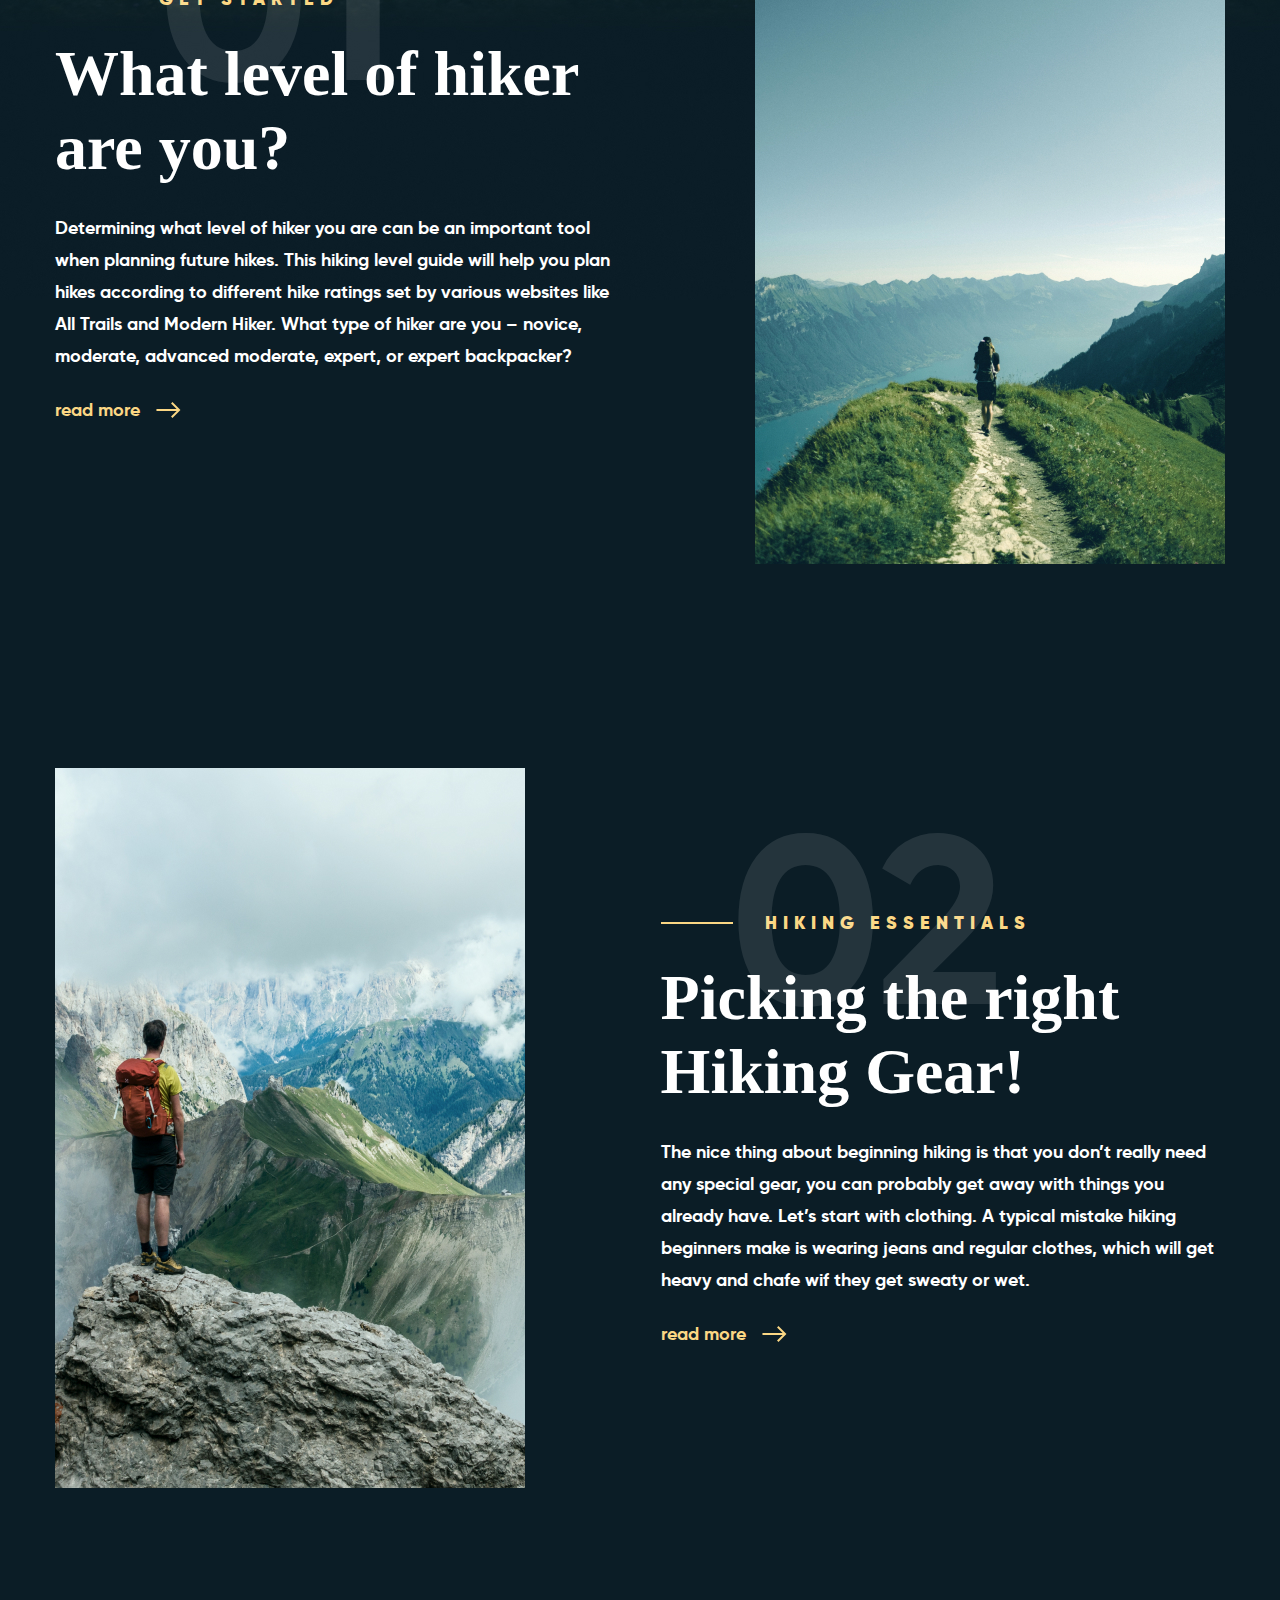
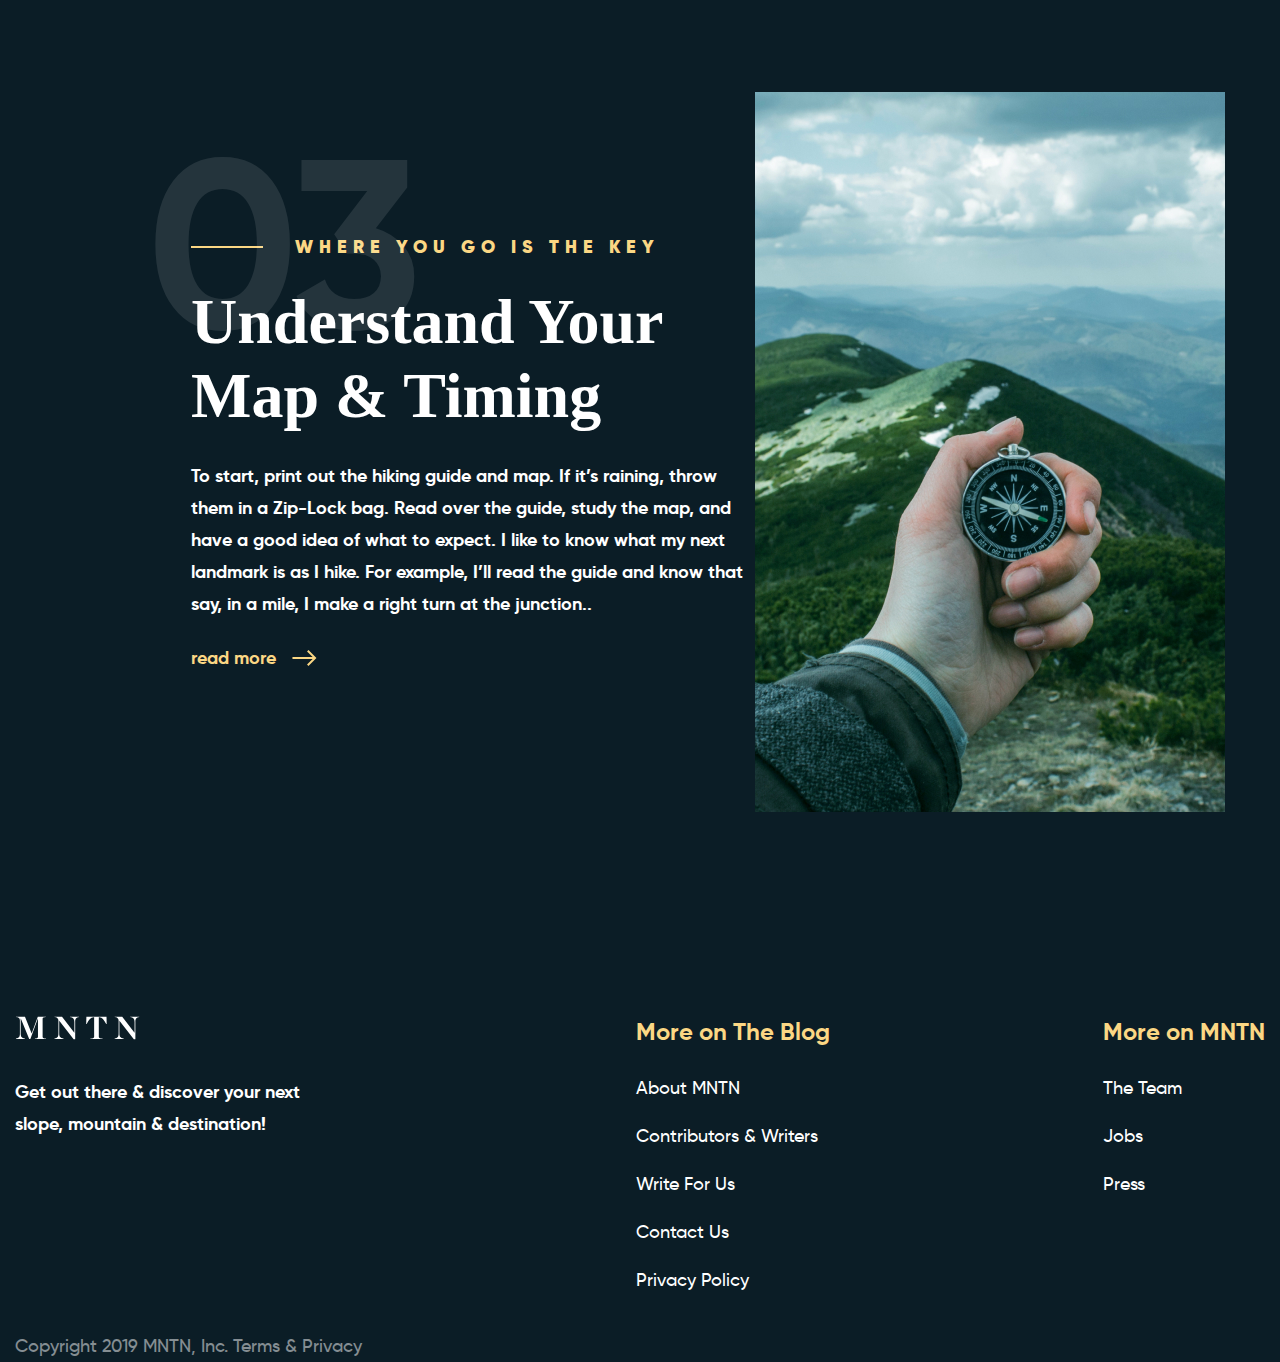
<file: MNTN/index.html>
<!DOCTYPE html>
<html lang="en">
<head>
    <meta charset="UTF-8">
    <meta http-equiv="X-UA-Compatible" content="IE=edge">
    <meta name="viewport" content="width=device-width, initial-scale=1.0">
    <link rel="stylesheet" href="css/style.css">
    <title>Hiking</title>
</head>
<body class="body">
    <header class="header">
        <a class="header__logo" href="#">
            <svg width="108" height="24" viewBox="0 0 108 24" fill="none" xmlns="http://www.w3.org/2000/svg">
                <path d="M0.960022 23H9.85602V22.552C6.65602 22.136 5.69602 20.792 5.69602 17.56V2.87205H5.88802L14.208 23.032H15.36L22.816 2.87205H22.976V20.728C22.976 22.008 22.176 22.456 19.904 22.552V23H30.944V22.552C28.256 22.456 27.616 21.944 27.616 20.728V2.96804C27.616 1.75204 28.256 1.20804 30.944 1.11205V0.696045H22.784L16.736 17.144H16.576L9.98402 0.696045H0.960022V1.11205C3.71202 1.17604 4.89602 2.64804 4.89602 4.56804V17.56C4.89602 20.792 3.96802 22.168 0.960022 22.552V23Z" fill="white"/>
                <path d="M52.128 23.352H53.664V6.10405C53.664 2.93604 54.528 1.56005 57.536 1.11205V0.696045H48.448V1.11205C51.68 1.49604 52.864 2.93604 52.864 6.10405V16.728H52.832L40.512 0.696045H32.96V1.11205C35.712 1.24005 36.896 2.87205 36.896 4.82405V17.56C36.896 20.792 35.968 22.168 32.96 22.552V23H41.984V22.552C38.72 22.2 37.696 20.792 37.696 17.56V4.72804H37.728L52.128 23.352Z" fill="white"/>
                <path d="M63.6 23H75.696V22.552C72.848 22.488 71.984 21.944 71.984 20.728V1.27205H72.752C75.216 1.27205 77.136 3.73604 79.376 8.08805L79.856 8.02404L79.696 0.696045H59.568L59.376 8.02404L59.856 8.08805C62.128 3.64005 64.08 1.27205 66.512 1.27205H67.312V20.728C67.312 21.944 66.416 22.488 63.6 22.552V23Z" fill="white"/>
                <path d="M102.128 23.352H103.664V6.10405C103.664 2.93604 104.528 1.56005 107.536 1.11205V0.696045H98.448V1.11205C101.68 1.49604 102.864 2.93604 102.864 6.10405V16.728H102.832L90.512 0.696045H82.96V1.11205C85.712 1.24005 86.896 2.87205 86.896 4.82405V17.56C86.896 20.792 85.968 22.168 82.96 22.552V23H91.984V22.552C88.72 22.2 87.696 20.792 87.696 17.56V4.72804H87.728L102.128 23.352Z" fill="white"/>
            </svg>
        </a>
        <nav class="header__nav" id="first">
            <a href="#">Equipment</a>
            <a href="#">About us</a>
            <a href="#">Blog</a>
        </nav>
        <a class="header__menu" href="#">Account</a>
    </header>
    <div class="first-block">
        <div>
            <div class="title">a hiking guide</div>
            <h1 class="title-text">Be prepared for the <br> Mountains and beyond!</h1>
            <a class="title-scroll" href="#01">scroll down</a>
        </div>
    </div>
    <div class="fixed-menu">
        <a href="#first">Start</a>
        <a href="#01">01</a>
        <a href="#02">02</a>
        <a href="#03">03</a>
    </div>
    <div class="main-block container">
        <div class="main-block__card">
            <div class="left-01">
                <div class="number" id="01">01</div>
                <div class="title-01">Get Started</div>
                <h2 class="headline-01">What level of hiker are you?
                </h2>
                <p class="text-01">Determining what level of hiker you are can be an important tool when planning future hikes. This hiking level guide will help you plan hikes according to different hike ratings set by various websites like All Trails and Modern Hiker. What type of hiker are you – novice, moderate, advanced moderate, expert, or expert backpacker?  
                </p>
                <a class="link-01" href="#">read more</a>
            </div>
            <div class="right-01">
                <img class="img-01" src="img/alone_step.jpg" alt="">
            </div>
        </div>
        <div class="main-block__card">
            <div class="left-02">
                <div class="number-02" id="02">02</div>
                <div class="title-02">Hiking Essentials</div>
                <h2 class="headline-02">Picking the right Hiking Gear!
                </h2>
                <p class="text-02">The nice thing about beginning hiking is that you don’t really need any special gear, you can probably get away with things you already have. Let’s start with clothing. A typical mistake hiking beginners make is wearing jeans and regular clothes, which will get heavy and chafe wif they get sweaty or wet.
                </p>
                <a class="link-02" href="#">read more</a>
            </div>
            <div class="right-02">
                <img class="img-02" src="img/man_view.jpg" alt="">
            </div>
        </div>
        <div class="main-block__card">
            <div class="left-03">
                <div class="number-03" id="03">03</div>
                <div class="title-03">where you go is the key</div>
                <h2 class="headline-03">Understand Your Map & Timing
                </h2>
                <p class="text-03">To start, print out the hiking guide and map. If it’s raining, throw them in a Zip-Lock bag. Read over the guide, study the map, and have a good idea of what to expect. I like to know what my next landmark is as I hike. For example, I’ll read the guide and know that say, in a mile, I make a right turn at the junction..
                </p>
                <a class="link-03" href="#">read more</a>
            </div>
            <div class="right-03">
                <img class="img-03" src="img/compass.jpg" alt="">
            </div>
        </div>
    </div>
    <footer class="footer">
        <div class="about">
            <span class="logo-mini"> 
                <svg width="125" height="24"         viewBox="0 0 125 24" fill="none" xmlns="http://www.w3.org/2000/svg">
                <path d="M0.960022 23H9.85602V22.552C6.65602 22.136 5.69602 20.792 5.69602 17.56V2.87205H5.88802L14.208 23.032H15.36L22.816 2.87205H22.976V20.728C22.976 22.008 22.176 22.456 19.904 22.552V23H30.944V22.552C28.256 22.456 27.616 21.944 27.616 20.728V2.96804C27.616 1.75204 28.256 1.20804 30.944 1.11205V0.696045H22.784L16.736 17.144H16.576L9.98402 0.696045H0.960022V1.11205C3.71202 1.17604 4.89602 2.64804 4.89602 4.56804V17.56C4.89602 20.792 3.96802 22.168 0.960022 22.552V23Z" fill="white"/>
                <path d="M58.6506 23.352H60.1866V6.10405C60.1866 2.93604 61.0506 1.56005 64.0586 1.11205V0.696045H54.9706V1.11205C58.2026 1.49604 59.3866 2.93604 59.3866 6.10405V16.728H59.3546L47.0346 0.696045H39.4826V1.11205C42.2346 1.24005 43.4186 2.87205 43.4186 4.82405V17.56C43.4186 20.792 42.4906 22.168 39.4826 22.552V23H48.5066V22.552C45.2426 22.2 44.2186 20.792 44.2186 17.56V4.72804H44.2506L58.6506 23.352Z" fill="white"/>
                <path d="M75.4222 23H87.5182V22.552C84.6702 22.488 83.8062 21.944 83.8062 20.728V1.27205H84.5742C87.0382 1.27205 88.9582 3.73604 91.1982 8.08805L91.6782 8.02404L91.5182 0.696045H71.3902L71.1982 8.02404L71.6782 8.08805C73.9502 3.64005 75.9022 1.27205 78.3342 1.27205H79.1342V20.728C79.1342 21.944 78.2382 22.488 75.4222 22.552V23Z" fill="white"/>
                <path d="M118.842 23.352H120.378V6.10405C120.378 2.93604 121.242 1.56005 124.25 1.11205V0.696045H115.162V1.11205C118.394 1.49604 119.578 2.93604 119.578 6.10405V16.728H119.546L107.226 0.696045H99.6741V1.11205C102.426 1.24005 103.61 2.87205 103.61 4.82405V17.56C103.61 20.792 102.682 22.168 99.6741 22.552V23H108.698V22.552C105.434 22.2 104.41 20.792 104.41 17.56V4.72804H104.442L118.842 23.352Z" fill="white"/>
                </svg>
            </span>
            <p class="about-slogan">Get out there & discover your next <br> slope, mountain & destination!</p>
            <p class="copyright">Copyright 2019 MNTN, Inc. Terms & Privacy</p>
        </div>
        <div class="more">
            <h2 class="nav-header">More on The Blog</h2>
            <a href="#">About MNTN</a>
            <a href="#">Contributors & Writers</a>
            <a href="#">Write For Us</a>
            <a href="#">Contact Us</a>
            <a href="#">Privacy Policy</a>
        </div>
        <div class="more">
            <h2 class="nav-header">More on MNTN</h2>
            <a href="#">The Team</a>
            <a href="#">Jobs</a>
            <a href="#">Press</a>
        </div>
    </footer>
</body>
</html>
</file>
<file: Beauty/css/style.css>
* {
    box-sizing: border-box;
    margin: 0;
}

.body {
    font-family: 'Roboto', 'Arial', sans-serif;
    font-style: normal;
}

.clearfix::after{
    clear: both;
    display: table;
    content: '';
}

.container {
    max-width: 1230px;
    min-width: 991px;
    margin: 0 auto;
    padding: 0 15px;
}

.section-1 {
    background: #E5E5E5;
    padding-top: 17px;
    padding-bottom: 15px;
}

.nav-item-1 {
    font-weight: 400;
    font-size: 14px;
    line-height: 16px;
    color: #333333;
    margin-left: 30px;
    float: right;
    text-decoration: none;  
}

.nav-item-1:hover {
    color: #F13C6E;
}

.section-2 {  
    background: #FFFFFF;
    padding-top: 20px;
    padding-bottom: 20px;
    border-bottom: 1px solid #EFEFEF;
}

.mainlogo {
    float: left;
}

.number {
    float: right; 
    padding-top: 30px;
    padding-bottom: 30px; 
}

.tel {
    font-size: 16px;
    line-height: 19px;
    color: #000000;
    text-decoration: none;
    padding-right: 40px;
}

.tel:hover {
   color: #F13C6E;
}

.callback {
    background: #FFFFFF;
    border: 2px solid #F13C6E;
    box-sizing: border-box;
    border-radius: 40px;
    font-size: 14px;
    line-height: 16px;
    color: #000000;
    text-decoration: none;
    padding-top: 12px;
    padding-bottom: 12px;
    padding-left: 27px;
    padding-right: 26px;
    cursor: pointer;
}

.callback:hover {
    background: #F13C6E;
}

.nav-menu {
    text-align: center;
    padding-top: 30px;
    padding-bottom: 44px;
}

.nav-item-2 {
    font-weight: 400;
    font-size: 16px;
    line-height: 19px;
    color: #000000;
    text-decoration: none;
    margin-left: 20px;
    margin-right: 20px;
}

.nav-item-2:hover {
    color: #F13C6E;
}

.section-3 {
    background: #F13C6E;
}

.red-1 {
    width: 50%;
    float: left;
}

.main-text {
    font-weight: 700;
    font-size: 48px;
    line-height: 56px;
    color: #FFFFFF;
    text-decoration: none;
    padding-top: 192px;
    padding-bottom: 31px;
}

.text-1 {
    font-weight: 400;
    font-size: 14px;
    line-height: 20px;
    color: #FFFFFF;
    text-decoration: none;
    padding-bottom: 51px;
}

.button {
    font-weight: 400;
    font-size: 14px;
    line-height: 16px;
    text-align: center;
    letter-spacing: 0.05em;
    color: #FFFFFF;
    text-decoration: none;
    background: #F13C6E;
    border: 2px solid #FFFFFF;
    box-sizing: border-box;
    border-radius: 40px;
    padding: 12px 26px 13px 27px;
    margin-bottom: 193px;
}

.button:hover {
    background: #FFFFFF;
    color: #F13C6E;
}

.red-2 {
    width: 50%;
    float: left;
    padding-left: 40px;
}

.section-4 {
    background: #EFEFEF;
    padding-top: 80px;
    padding-bottom: 47px;
}

.special {
    font-weight: 700;
    font-size: 24px;
    line-height: 28px;
    color: #000000;
    text-decoration: none;
    text-align: left;
    margin-bottom: 38px;
}

.father {
    font-size: 0;
    margin: 0 -15px;
}

.rezina {
    width: 25%;
    padding-right: 15px;
    padding-bottom: 30px;
    display: inline-block;
}

.inline-block {
    background: #FFFFFF;
    padding-top: 25px;
    padding-bottom: 25px;
    padding-left: 20px;
    padding-right: 20px;
    text-align: center;
}

.image-green {
    margin-bottom: 20px;
}

.about-block {
    margin-bottom: 20px;
}

.about {
    font-weight: 400;
    font-size: 14px;
    line-height: 20px;
    text-align: center;
    color: #333333;
    text-decoration: none;
    margin-bottom: 20px;
}

.about:hover {
    color:#F13C6E;
}

.price {
    font-weight: 500;
    font-size: 21px;
    line-height: 25px;
    text-align: center;
    letter-spacing: 0.05em;
    color: #000000;
    text-decoration: none;
    padding-bottom: 20px;
}

.buy {
    font-weight: 400;
    font-size: 14px;
    line-height: 16px;
    text-align: center;
    letter-spacing: 0.05em;
    color: #FFFFFF;
    text-decoration: none;
    background: #F13C6E;
    border-radius: 30px;
    padding: 9px 40px 9px 39px;
}

.buy:hover {
    background-color: #FFFFFF;
    color: #F13C6E;
    border: 1px solid #F13C6E;
}

.section-5 {
    border-bottom: 1px solid #EFEFEF;
}

.father-2 {
    font-size: 0;
    margin-bottom: 60px;
}

.rezina-2 {
    width: 25%;
    display: inline-block;
    padding-right: 30px;
}

.menu-bottom {
    text-align: left; 
}

.head-menu {
    font-weight: 500;
    font-size: 16px;
    line-height: 140.62%;
    color: #000000;
    text-decoration: none;
    text-align: left;
    margin-top: 81px;
    padding-bottom: 30px;
    border-bottom: 1px solid #EFEFEF;
}

.links {
    font-weight: 400;
    font-size: 12px;
    line-height: 28px;
    color: #828282;
    text-decoration: none;
    text-align: left;
    padding-top: 25px;
}

.links:hover {
    color:#F13C6E; 
}

.section-6 {
    padding-top: 37px;
    padding-bottom: 38px;
}

.youtube {
    float: left;
    padding-right: 20px;
}

.yt:hover svg path {
    fill: #000000;
}

.yt:hover svg circle {
    stroke: #000000;
}

.vk {
    float: left;
    padding-right: 20px;
}

.vkontakte:hover svg path {
    fill:#000000;
}

.vkontakte:hover svg circle {
    stroke: #000000;
}

.facebook {
    float: left;
    padding-right: 20px;
}

.fb:hover svg path {
    fill:#000000;
}

.fb:hover svg circle {
    stroke: #000000;
}

.instagram {
    float: left;
}

.insta:hover svg circle {
    stroke: #000000;
}

.insta:hover svg path {
    fill: #000000;
}

.number-bottom {
    float: right; 
}

.tel-2 {
    font-size: 16px;
    line-height: 19px;
    color: #000000;
    text-decoration: none;
    padding-right: 40px;
}

.tel-2:hover {
    color:#F13C6E;
}

.callback-2 {
    background: #FFFFFF;
    border: 2px solid #F13C6E;
    box-sizing: border-box;
    border-radius: 40px;
    font-size: 14px;
    line-height: 16px;
    color: #000000;
    text-decoration: none;
    padding-top: 12px;
    padding-bottom: 12px;
    padding-left: 27px;
    padding-right: 26px;
    cursor: pointer;
}

.callback-2:hover {
    background: #F13C6E;
}

.section-7 {
    background: #EFEFEF;
    padding-top: 25px;
    padding-bottom: 25px;
}

.down-text {
    float: left;
}

.copyright {
    font-weight: 400;
    display: block;
    font-size: 12px;
    line-height: 14px;
    text-align: left;
    color: #828282;
    text-decoration: none;
}

.down-text-2 {
    float: right;
}

.license {
    font-weight: 400;
    display: block;
    font-size: 12px;
    line-height: 14px;
    text-align: right;
    color: #828282;
    text-decoration: none; 
}

.license:hover {
    color:#F13C6E;
}
</file>
<file: Indicius/css/style.css>
* {
    box-sizing: border-box;
    margin: 0;
}

@font-face {
    font-family: 'dm-sans';
    font-style: normal;
    font-weight: 400;
    src: url('../fonts/dm-sans-v10-latin-regular.woff2') format('woff2'),
         url('../fonts/dm-sans-v10-latin-regular.woff') format('woff'); 
}

@font-face {
    font-family: 'Archivo';
    font-style: normal;
    font-weight: 400;
    src: url('../fonts/archivo-v9-latin-regular.woff2') format('woff2'),
         url('../fonts/archivo-v9-latin-regular.woff') format('woff');
}

.body {
    font-family: 'dm-sans', 'Arial', sans-serif;
    font-weight: 400;
    font-style: normal;
}

.container {
    width: 1120px;
    margin: 0 auto;
}

.header {
    padding: 29px 0 28px;
    background: #3098F3;
}

.first-block {
    display: flex;
}

.main-menu {
    margin-left: auto;
}

.main-menu a {
    text-decoration: none;
    font-size: 20px;
    line-height: 24px;
    color: #FFFFFF;
    margin-left: 32px;
}

.main-menu a:hover {
    color: red;
}

.section-1 {
    background: #3098F3;
    padding: 215px 0 17px;
}

.title-1 {
    font-size: 51px;
    line-height: 67px;
    letter-spacing: 1.12px;
    color: #FFFFFF;
    text-decoration: none;
    font-weight: 400;
    width: 583px;
}

.title-2 {
    font-family: 'Archivo';
    font-style: normal;
    font-weight: 400;
    font-size: 52px;
    line-height: 67px;
    letter-spacing: 1.12px;
    color: #FFCC00;
}

.circle-block {
    padding: 102px 139px 0 567px; 
}

.section-2 {
    padding: 160px 0 159px;
    display: flex;
    justify-content: space-between;
}

.left-block {
    padding: 43px 0 46px;
}

.text-1 {
    font-weight: 400;
    font-size: 42px;
    line-height: 50px;
    color: #05051E;
    text-decoration: none;
}

.blue {
    background: #3098F3;
    border-radius: 98px;
    height: 196px;
    width: 196px;
    background-image: url(../img/face.svg);
    background-repeat: no-repeat;
    background-position: center;
    margin: 0 auto;  
}

.two {
    display: flex;
}

.pink {
    background: #FE6571;
    border-radius: 98px;
    height: 196px;
    width: 196px;
    align-self: flex-end;
    background-image: url(../img/lamp.svg);
    background-repeat: no-repeat;
    background-position: center;
}

.yellow {
    background: #FFCC00;
    border-radius: 98px;
    height: 196px;
    width: 196px;
    align-self:flex-end;
    background-image: url(../img/screw.svg);
    background-repeat: no-repeat;
    background-position: center;
    margin-left: 22px;
}

.section-3-block {
    display: flex;
    margin-bottom: 80px;
}

.section-3-block:nth-child(even) {
    flex-direction: row-reverse;
}

.wallpaper {
    width: 50%;
}

.information {
    width: 50%;
    background: #F2EAE2;
    display: flex;
    flex-direction: column;
}

.link-1 {
    font-weight: 400;
    font-size: 16px;
    line-height: 19px;
    letter-spacing: 0.16px;
    text-transform: uppercase;
    color: #3098F3;
    text-decoration: none;
    margin-top: 39px;
    margin-left: 40px;
    margin-bottom: 10px;
    display: inline-flex;
    align-self:flex-start;
}

.link-1:hover {
    color: red;
}

.title-info {
    font-weight: 400;
    font-size: 32px;
    line-height: 38px;
    color: #05051E;
    text-decoration: none;
    margin-left: 40px;
    margin-bottom: auto;
}

.link-2 {
    font-weight: 400;
    font-size: 18px;
    line-height: 23px;
    color: #05051E;
    text-decoration: none;
    display: inline-flex;
    margin-left: 40px;
    margin-bottom: 41px;
    align-self:flex-start;
    margin-top: auto;
}

.link-2::before {
    content: '';
    width: 24px;
    height: 24px;
    background: #3098F3;
    border-radius: 50%;
    background-image: url(../img/arrow.svg);
    background-position: center, center;
    background-repeat: no-repeat;
    margin-right: 8px;
    display: inline-flex;
}

.link-2:hover::before {
    background-color: #000000;
    background-image: url(../img/arrow-2.svg);
}

.link-3-block {
    display: flex;
    justify-content: center;
}

.link-3 {
    font-weight: 700;
    font-size: 18px;
    line-height: 25px;
    text-align: center;
    color: #FFFFFF;
    background: #3098F3;
    border-radius: 100px;
    padding: 15px 27px 16px 27px;
    text-decoration: none;
    display: inline-flex;
    margin-bottom: 81px;
}

.link-3:hover  {
    color: red;
}

.section-4 {
    background: #FFCC00;
    padding-top: 124px;
    padding-bottom: 124px;
}

.yellow-block {
    display: flex;
}

.item-1 {
    width: 50%;
}

.item-1-title {
    font-weight: 400;
    font-size: 51px;
    line-height: 67px;
    letter-spacing: 1.12px;
    color: #05051E;
    text-decoration: none;
}

.item-1-title-2 {
    font-family: 'Archivo';
    font-style: normal;
    font-weight: 400;
    font-size: 52px;
    line-height: 67px;
    letter-spacing: 1.12px;
    color: #05051E;
    padding-bottom: 39px;
}

.item-1-text {
    font-weight: 400;
    font-size: 24px;
    line-height: 34px;
    color: #05051E;
    margin-bottom: 45px;
}

.link-4 {
    font-weight: 400;
    font-size: 18px;
    line-height: 23px;
    color: #05051E;
    text-decoration: none;
    display: inline-flex;
}

.link-4::before {
    content: '';
    width: 24px;
    height: 24px;
    background: #3098F3;
    border-radius: 50%;
    background-image: url(../img/arrow.svg);
    background-position: center, center;
    background-repeat: no-repeat;
    margin-right: 8px;
}

.link-4:hover::before {
    background-color: #000000;
    background-image: url(../img/arrow-2.svg);
}

.item-2 {
    width: 50%;
}

.card {
    background: #3098F3;
}

.section-5 {
    margin-bottom: 112px;
}

.section-5-title {
    font-weight: 400;
    font-size: 51px;
    line-height: 67px;
    letter-spacing: 1.12px;
    color: #05051E;
    text-decoration: none;
    margin-top: 150px;
    margin-bottom: 15px;
}

.section-5-text {
    font-weight: 400;
    font-size: 24px;
    line-height: 34px;
    color: #05051E;
    margin-bottom: 55px;
}

.blue-card {
    display: flex;
    justify-content: space-between;
}

.card {
    display: flex;
    flex-direction: column;
    height: 100%;
}

.plant {
   margin-left: 40px;
   margin-top: 40px;
   margin-bottom: 15px;
}

.card-text {
    font-weight: 400;
    font-size: 24px;
    line-height: 34px;
    color: #FFFFFF;
    width: 267px;
    margin-left: 40px;
    margin-right: 45px;
    margin-bottom: auto;  
}

.card-link {
    display: inline-flex;
    align-self: flex-end;
    margin-right: 40px;
    margin-bottom: 40px;
    margin-top: 83px;
}

.card-link:hover svg path {
    fill: red;
}

.cubs {
    margin-left: 40px;
    margin-top: 40px;
    margin-bottom: 15px;
}

.roi {
    margin-left: 40px;
    margin-top: 40px;
    margin-bottom: 15px;
}

.link-5 {
    font-weight: 400;
    font-size: 18px;
    line-height: 23px;
    color: #05051E;
    text-decoration: none;
    display: inline-flex;
    margin-top: 31px;
    float: right;
}

.link-5::before {
    content: '';
    width: 24px;
    height: 24px;
    background: #3098F3;
    border-radius: 50%;
    background-image: url(../img/arrow.svg);
    background-position: center, center;
    background-repeat: no-repeat;
    margin-right: 8px;
}

.link-5:hover::before {
    background-color: #000000;
    background-image: url(../img/arrow-2.svg);
}

.footer {
    background: #082C4E;
    background-image: url(../img/two-circle.png);
    background-repeat: no-repeat;
    padding-top: 137px;
    padding-bottom: 104px;
    background-position: right top;
}

.footer-title {
    font-weight: 400;
    font-size: 51px;
    line-height: 67px;
    letter-spacing: 1.12px;
    color: #FFFFFF;
    text-decoration: none;
    margin-bottom: 35px;
}

.button-1 {
    font-weight: 400;
    font-size: 18px;
    line-height: 25px;
    color: #082C4E;
    padding: 15px 32px 16px;
    background: #FFCC00;
    border-radius: 100px;
    text-decoration: none;
    text-align: center;
    cursor: pointer;
}

.button-1:hover {
    background: red;
}

.footer-flex {
    display: flex;
    align-items:flex-end;
    margin-top: 183px;
    justify-content: space-between;
}

.footer-flex-item-1 {
    display: flex;
    flex-direction: column;
}

.adress {
    font-weight: 400;
    font-size: 17px;
    line-height: 34px;
    color: #FFFFFF;
    text-decoration:none;
}

.bottom-logo {
    font-weight: 400;
    font-size: 17px;
    line-height: 34px;
    color: #FFFFFF;
    margin-top: 81px;
}

.footer-flex-item-2 {
    display: flex;
    flex-direction: column;
}

.bottom-menu {
    display: flex;
    justify-content: space-around;
}

.bm-1 {
    display: flex;
    flex-direction: column;
}

.bm-2 {
    display: flex;
    flex-direction: column;
}

.bottom-menu a {
    font-weight: 400;
    font-size: 17px;
    line-height: 34px;
    color: #FFFFFF;
    text-decoration: none;
}

.bottom-menu a:hover{
    color: red;
}

.bottom-form-text {
    font-weight: 400;
    font-size: 12px;
    line-height: 34px;
    text-decoration: none;
    text-transform: uppercase;
    color: #FFFFFF;
    margin-top: 67px;
    margin-bottom: 7px;
}

.input {
    display: flex; 
}

.email {
    background: transparent;
    border: none;
    font-weight: 500;
    font-size: 17px;
    line-height: 34px;
    color: rgba(255, 255, 255, 0.7);
}

.subscribe-button {
    cursor: pointer;
    background-image: url(../img/arrow-submit.svg);
    width: 19px;
    height: 10px;
    background-color: transparent;
    border: none;
}

.form {
    border-bottom: 1px solid #D9D9DA;
}

.footer-flex-item-3 {
    display: flex;
    flex-direction: column;
    height: 144px;
    justify-content: space-between;
}

.icon-logo:hover path {
    fill: red;
}
</file>
<file: MNTN/css/style.css>
* {
    box-sizing: border-box;
    margin: 0;
}

@font-face {
    font-family: 'gilroy';
    src: url('../fonts/gilroy-black-webfont.woff2') format('woff2'),
         url('../fonts/gilroy-black-webfont.woff') format('woff');
    font-weight: 900;
    font-style: normal;
}

@font-face {
    font-family: 'gilroy';
    src: url('../fonts/gilroy-bold-webfont.woff2') format('woff2'),
         url('../fonts/gilroy-bold-webfont.woff') format('woff');
    font-weight: 700;
    font-style: normal;
}

@font-face {
    font-family: 'gilroy';
    src: url('../fonts/gilroy-medium-webfont.woff2') format('woff2'),
         url('../fonts/gilroy-medium-webfont.woff') format('woff');
    font-weight: 500;
    font-style: normal;
}

.body {
    font-family: 'gilroy', 'Times New Roman', sans-serif;
    font-weight: normal;
    font-style: normal;
    background-color: #0B1D26;
    background-image: url(../img/bg.jpg);
    background-repeat: no-repeat;
    background-position: top;
}

.container {
    max-width: 1200px;
    min-width: 991px;
    margin: 0 auto;
    padding: 0 15px;
}

.header {
    max-width: 1760px;
    min-width: 991px;
    padding: 0 15px;
    margin: 0;
    display: flex;
    margin-left: 80px;
    margin-right: 80px;
    margin-top: 64px;
    justify-content: space-between;
    align-items: center;
}

.header__nav a {
    font-weight: 700;
    font-size: 18px;
    line-height: 22px;
    color: #FFFFFF;
    text-decoration: none;
    margin-left: 40px;
}

.header__nav a:hover {
    color: #FBD784;
}

.header__menu {
    font-weight: 700;
    font-size: 17px;
    line-height: 21px;
    color: #FFFFFF;
    text-decoration: none;
    display: inline-flex;
    align-items: center;
}

.header__menu:hover {
    color: #FBD784;
}

.header__menu::before {
    content: '';
    width: 24px;
    height: 24px;
    background-image: url(../img/account.svg);
    background-repeat:no-repeat;
    background-position: center, center;
    margin-right: 8px;
    display: inline-flex;
}

.header__menu:hover::before {
    background-image: url(../img/account_1.svg)
}

.first-block {
    display: flex;
    flex-direction: column;
    align-items:center;
}

.title {
    font-weight: 900;
    font-size: 18px;
    line-height: 22px;
    letter-spacing: 6px;
    text-transform: uppercase;
    color: #FBD784;
    text-decoration: none;
    margin-top: 182px;
    display: flex;
    align-self: start;
}

.title::before {
    content: '';
    width: 72px;
    height: 2px;
    background: #FBD784;
    margin-right: 32px;
    align-self: center;
}

.title-text {
    font-family: 'Times New Roman';
    font-style: normal;
    font-weight: 700;
    font-size: 88px;
    line-height: 100px;
    text-transform: capitalize;
    color: #FFFFFF;
    text-decoration: none;
    margin-top: 32px;
}

.title-scroll {
    font-weight: 700;
    font-size: 18px;
    line-height: 22px;
    color: #FFFFFF;
    text-decoration: none;
    margin-top: 33px;
    display: flex;
}

.title-scroll::after {
    content: '';
    width: 16px;
    height: 24px;
    background-image:url(../img/arrow_down.svg);
    background-repeat: no-repeat;
    margin-left: 16px;
}

.fixed-menu {
    display: inline-flex;
    flex-direction: column;
    position: fixed;
    top: 238px;
    right: 80px;
}

.fixed-menu a {
    font-weight: 700;
    font-size: 18px;
    line-height: 22px;
    text-align: right;
    color: #FFFFFF;
    text-decoration: none;
    padding-top: 20px;
    padding-bottom: 20px;
    padding-right: 32px;
    border-right: 3px solid rgba(255, 255, 255, 0.5); 
}

.fixed-menu a:hover {
    color: #FBD784;
    border-right: 3px solid #FFFFFF;
}

.main-block {
    margin-top: 859px;
}

.main-block__card {
    display: flex;
    justify-content: space-between;
    margin-bottom: 200px;
}

.main-block__card:nth-child(even) {
    flex-direction: row-reverse;
}

.left-01 {
    width: 50%;
    display: flex;
    flex-direction: column;
    margin-right: 136px;
    
}

.right-01 {
    width: 41.6%;
}

.number {
    font-weight: 700;
    font-size: 240px;
    line-height: 240px;
    color: #FFFFFF;
    opacity: 0.1;
    position: absolute;
    left: 158px;
    top: 1477px;
}

.title-01 {
    font-weight: 900;
    font-size: 18px;
    line-height: 22px;
    letter-spacing: 6px;
    text-transform: uppercase;
    color: #FBD784;
    text-decoration: none;
    margin-top: 144px;
    margin-bottom: 27px;
    display: inline-flex;
    align-self: flex-start;
    align-items:center;
}

.title-01::before {
    content: '';
    width: 72px;
    height: 2px;
    background: #FBD784;
    margin-right: 32px;
    align-self: center;
}

.headline-01 {
    font-family: 'Times New Roman';
    font-style: normal;
    font-weight: 700;
    font-size: 64px;
    line-height: 74px;
    color: #FFFFFF;
    margin-bottom: 27px;
}

.text-01 {
    font-weight: 700;
    font-size: 18px;
    line-height: 32px;
    color: #FFFFFF;
    align-self: center;
    margin-bottom: 27px;
}

.link-01 {
    font-weight: 700;
    font-size: 18px;
    line-height: 22px;
    color: #FBD784;
    text-decoration: none;
    display: inline-flex;
    align-items:center;
}

.link-01::after {
    content: '';
    width: 25px;
    height: 16px;
    background-image: url(../img/arrow_link.svg);
    background-repeat:no-repeat;
    background-position: center, center;
    margin-left: 16px;
    display: inline-flex;
}

.link-01:hover::after {
    margin-left: 21px;
}

.img-01 {
    height: 720px;
    width: 100%;
    object-fit: cover;
}

.left-02 {
    width: 50%;
    display: flex;
    flex-direction: column;
    margin-left: 136px;
}

.right-02 {
    width: 41.6%;  
}

.number-02 {
    font-weight: 700;
    font-size: 240px;
    line-height: 240px;
    color: #FFFFFF;
    opacity: 0.1;
    position: absolute;
    left: 730px;
    top: 2401px; 
}

.title-02 {
    font-weight: 900;
    font-size: 18px;
    line-height: 22px;
    letter-spacing: 6px;
    text-transform: uppercase;
    color: #FBD784;
    text-decoration: none;
    margin-top: 144px;
    margin-bottom: 27px;
    display: inline-flex;
    align-self: flex-start;
    align-items:center;
}

.title-02::before {
    content: '';
    width: 72px;
    height: 2px;
    background: #FBD784;
    margin-right: 32px;
    align-self: center;
}

.headline-02 {
    font-family: 'Times New Roman';
    font-style: normal;
    font-weight: 700;
    font-size: 64px;
    line-height: 74px;
    color: #FFFFFF;
    margin-bottom: 27px;
}

.text-02 {
    font-weight: 700;
    font-size: 18px;
    line-height: 32px;
    color: #FFFFFF;
    align-self: center;
    margin-bottom: 27px;
}

.link-02 {
    font-weight: 700;
    font-size: 18px;
    line-height: 22px;
    color: #FBD784;
    text-decoration: none;
    display: inline-flex;
    align-items:center;
}

.link-02::after {
    content: '';
    width: 25px;
    height: 16px;
    background-image: url(../img/arrow_link.svg);
    background-repeat:no-repeat;
    background-position: center, center;
    margin-left: 16px;
    display: inline-flex;
}

.link-02:hover::after {
    margin-left: 21px;
}

.img-02 {
    height: 720px;
    width: 100%;
    object-fit: cover;
}

.left-03 {
    width: 50%;
    display: flex;
    flex-direction: column;
    margin-left: 136px;
}

.right-03 {
    width: 41.6%;
}

.number-03 {
    font-weight: 700;
    font-size: 240px;
    line-height: 240px;
    color: #FFFFFF;
    opacity: 0.1;
    position: absolute;
    left: 147px;
    top: 3325px; 
}

.title-03 {
    font-weight: 900;
    font-size: 18px;
    line-height: 22px;
    letter-spacing: 6px;
    text-transform: uppercase;
    color: #FBD784;
    text-decoration: none;
    margin-top: 144px;
    margin-bottom: 27px;
    display: inline-flex;
    align-self: flex-start;
    align-items:center;
}

.title-03::before {
    content: '';
    width: 72px;
    height: 2px;
    background: #FBD784;
    margin-right: 32px;
    align-self: center;
}

.headline-03 {
    font-family: 'Times New Roman';
    font-style: normal;
    font-weight: 700;
    font-size: 64px;
    line-height: 74px;
    color: #FFFFFF;
    margin-bottom: 27px;
}

.text-03 {
    font-weight: 700;
    font-size: 18px;
    line-height: 32px;
    color: #FFFFFF;
    align-self: center;
    margin-bottom: 27px;
}

.link-03 {
    font-weight: 700;
    font-size: 18px;
    line-height: 22px;
    color: #FBD784;
    text-decoration: none;
    display: inline-flex;
    align-items:center;
}

.link-03::after {
    content: '';
    width: 25px;
    height: 16px;
    background-image: url(../img/arrow_link.svg);
    background-repeat:no-repeat;
    background-position: center, center;
    margin-left: 16px;
    display: inline-flex;
}

.link-03:hover::after {
    margin-left: 21px;
}

.img-03 {
    height: 720px;
    width: 100%;
    object-fit: cover;
}

.footer {
    max-width: 1760px;
    min-width: 991px;
    margin: 0 auto;
    padding: 0 15px;
    display: flex;
    justify-content: space-between;  
}

.about {
    display: flex;
    flex-direction: column;
}

.more {
    display: flex;
    flex-direction: column;
}

.about-slogan {
    font-weight: 700;
    font-size: 18px;
    line-height: 32px;
    color: #FFFFFF;
    text-decoration: none;
    margin-top: 32px;
    margin-bottom: 190px;  
}

.copyright {
    font-weight: 500;
    font-size: 18px;
    line-height: 32px;
    color: #FFFFFF;
    opacity: 0.5;
    text-decoration: none;
}

.nav-header {
    font-weight: 700;
    font-size: 24px;
    line-height: 32px;
    color: #FBD784;
    text-decoration: none;
    margin-bottom: 24px;
}

.more a {
    font-weight: 500;
    font-size: 18px;
    line-height: 32px;
    color: #FFFFFF;
    text-decoration: none;
    margin-bottom: 16px;
}

.more a:hover {
    color: #FBD784;
}
</file>
